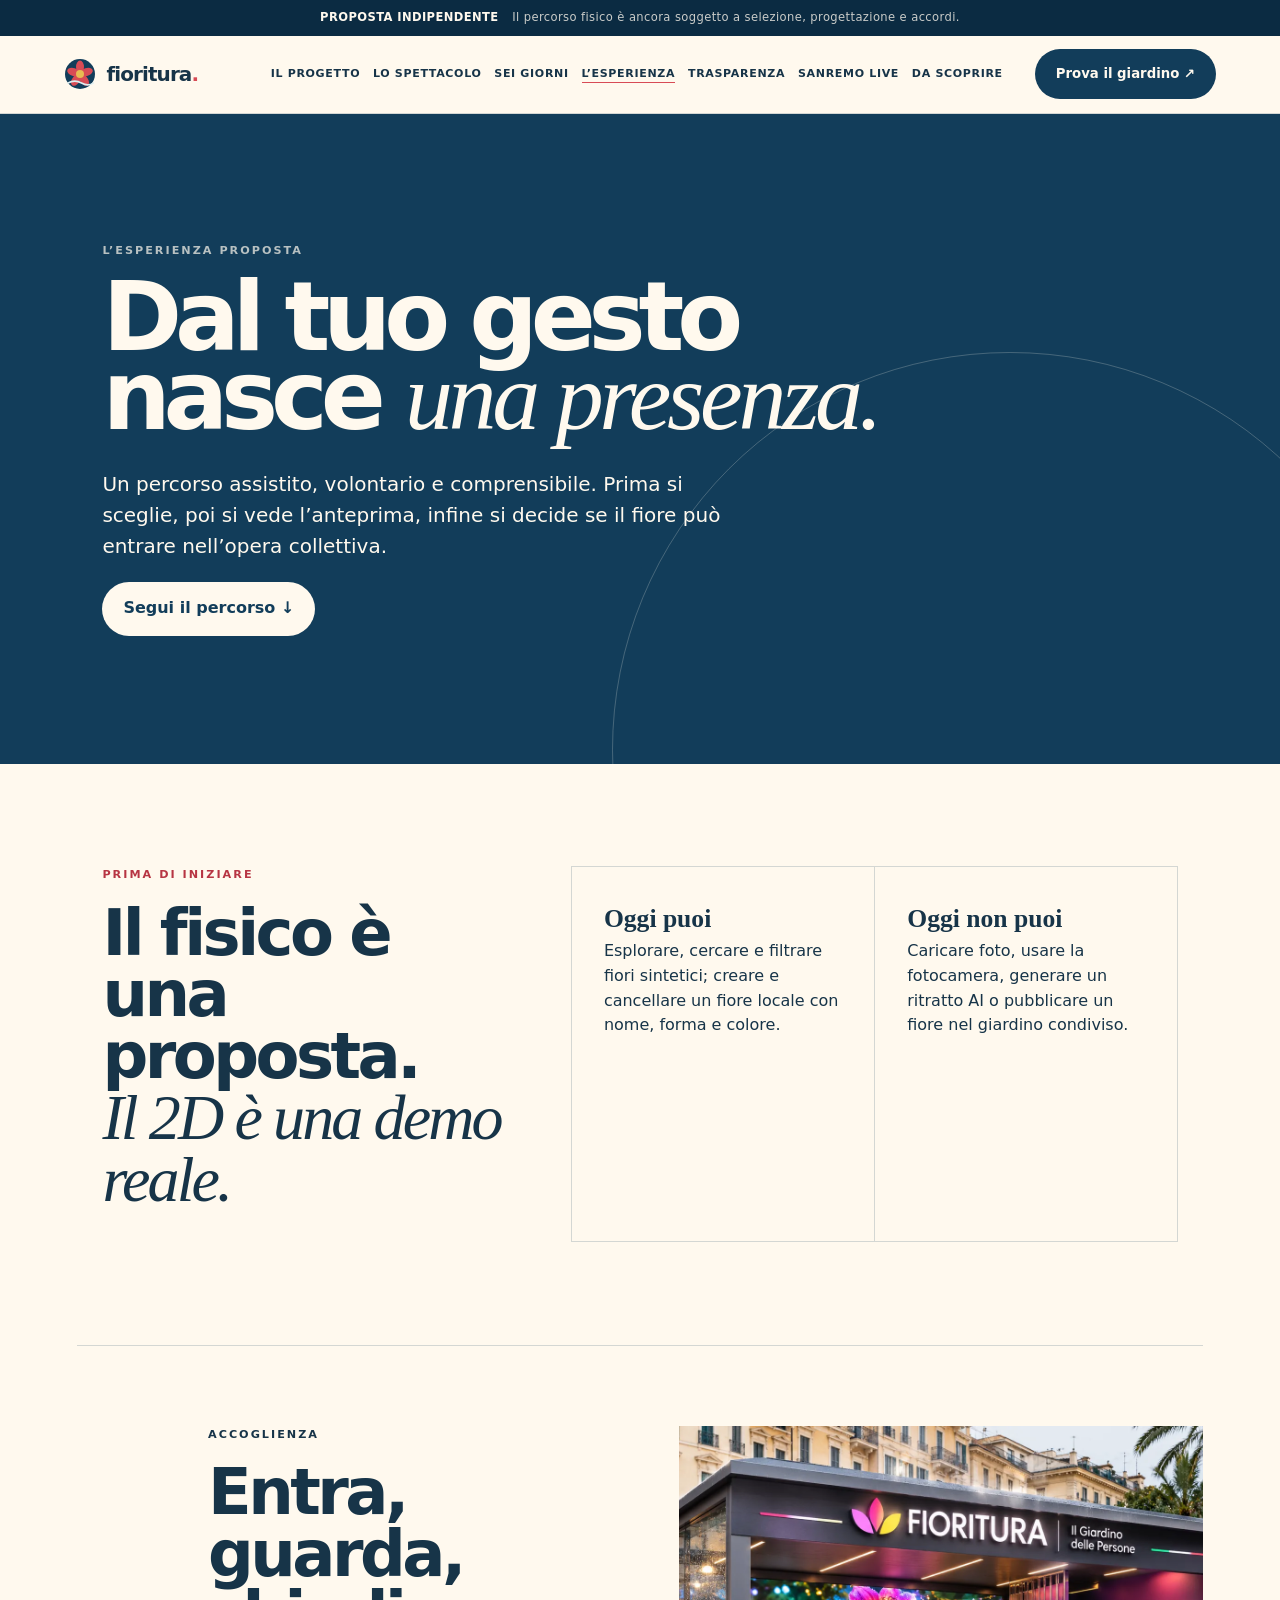
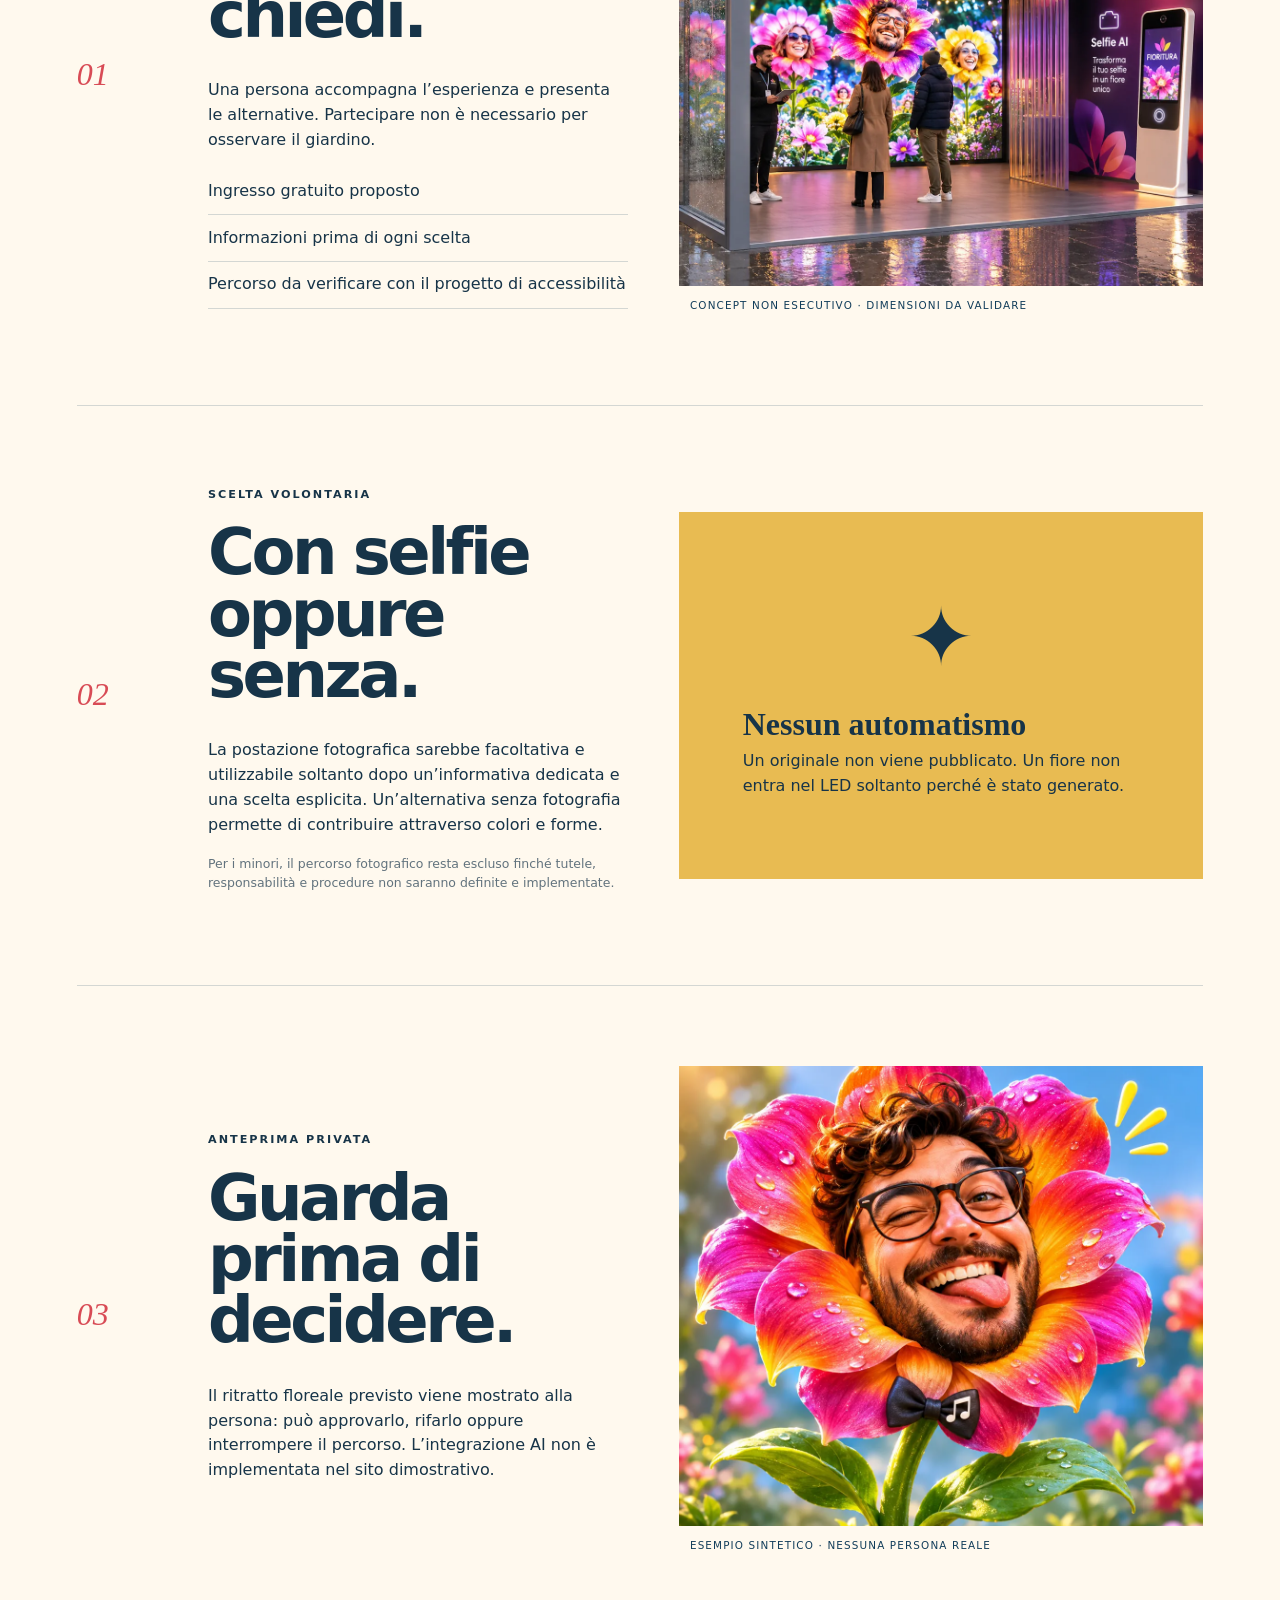
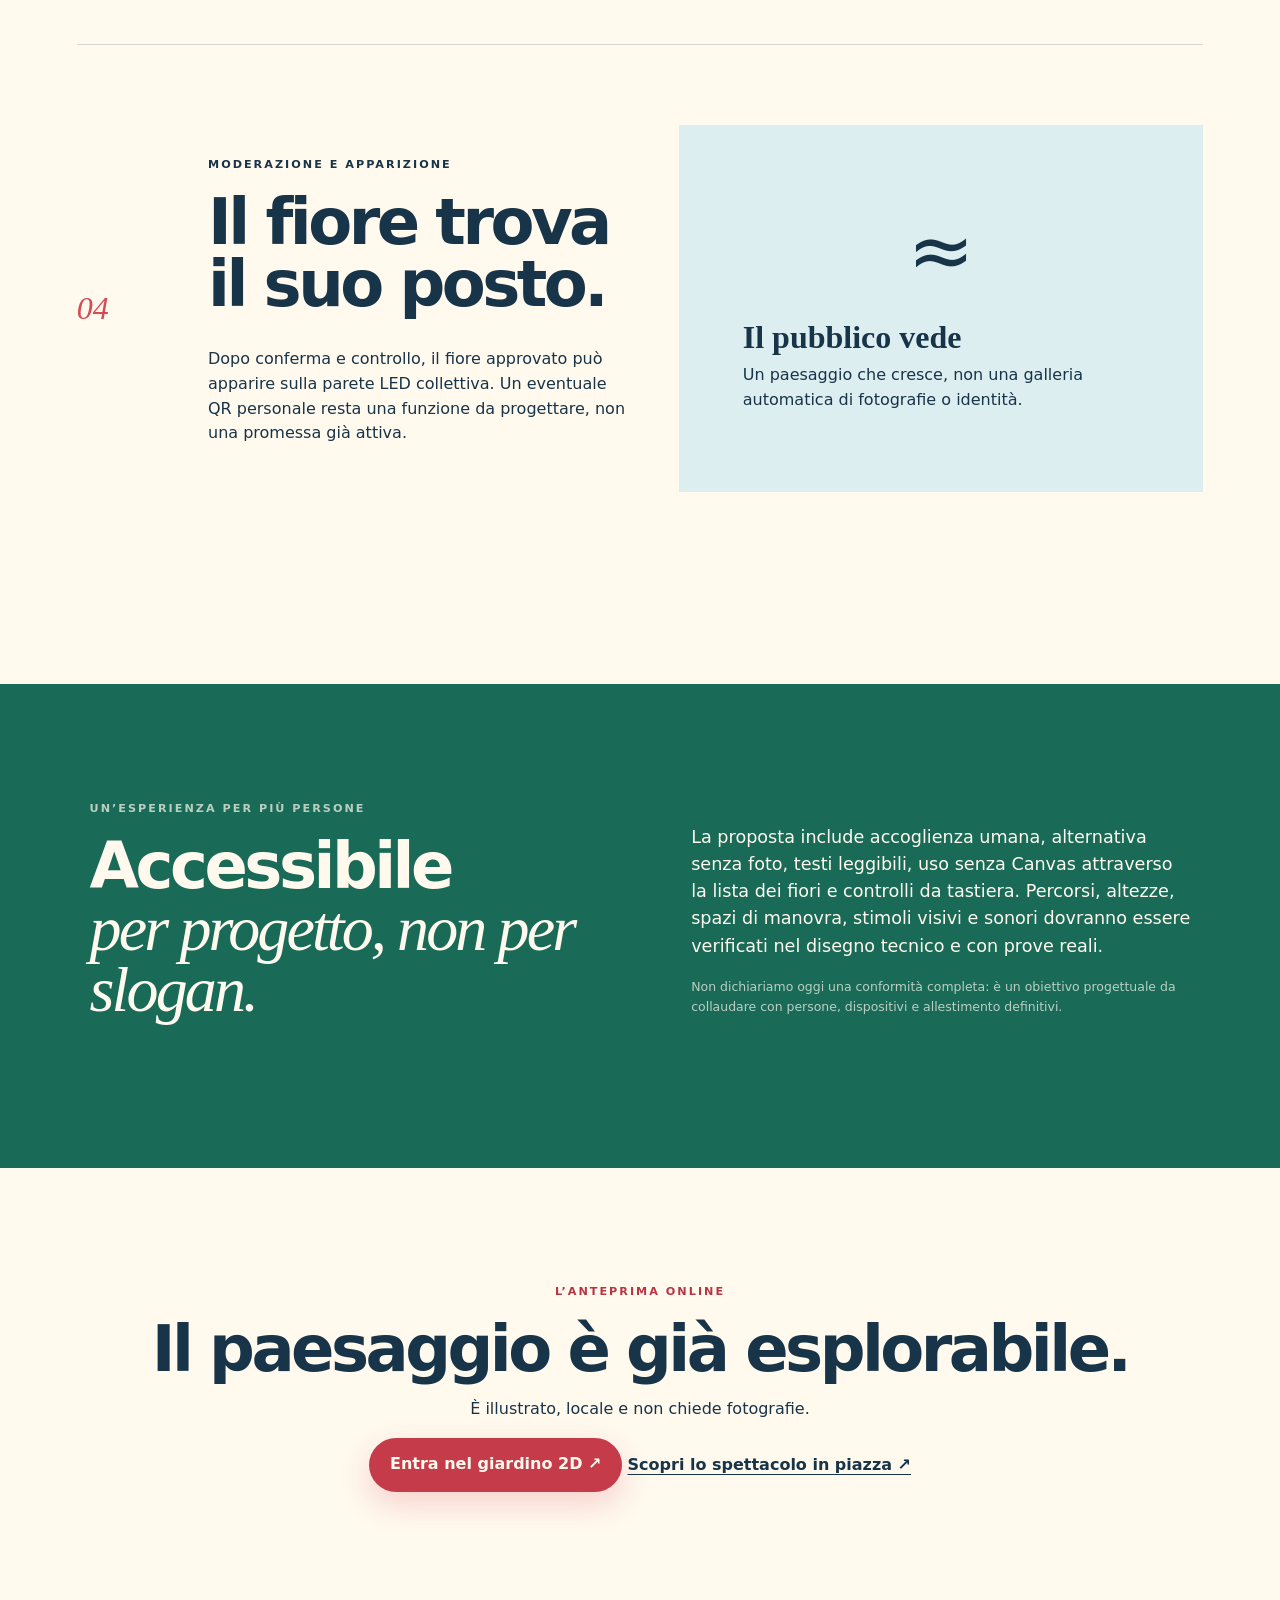
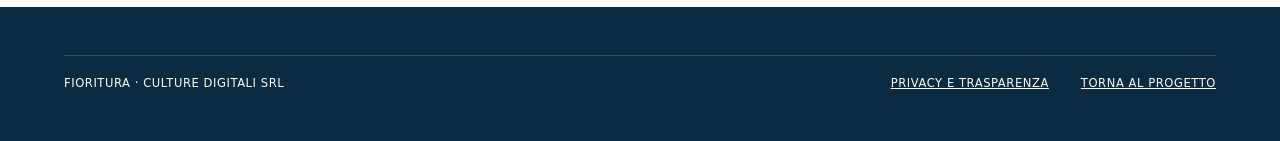
<file: esperienza.html>
<!doctype html>
<html lang="it"><head><meta charset="utf-8"><meta name="viewport" content="width=device-width,initial-scale=1,viewport-fit=cover"><meta name="theme-color" content="#123d5a"><title>L’esperienza — FIORITURA</title><meta name="description" content="Il percorso proposto di FIORITURA, dalla scelta volontaria alla moderazione del fiore, e ciò che è già disponibile nell’anteprima online."><link rel="icon" href="./assets/mark.svg" type="image/svg+xml"><link rel="stylesheet" href="./css/style.css"><link rel="stylesheet" href="./css/territory.css"><script src="./js/site.js" defer></script></head>
<body><a class="skip-link" href="#contenuto">Vai al contenuto</a><div class="proposal-strip"><span>Proposta indipendente</span> Il percorso fisico è ancora soggetto a selezione, progettazione e accordi.</div>
<header class="site-header"><a class="brand" href="./"><img src="./assets/mark.svg" alt="" width="34" height="34"><span>fioritura<span class="brand-dot">.</span></span></a><nav class="desktop-links" aria-label="Navigazione principale"><a href="./#progetto">Il progetto</a><a href="./spettacolo.html">Lo spettacolo</a><a href="./#programma">Sei giorni</a><a aria-current="page" href="./esperienza.html">L’esperienza</a><a href="./privacy.html">Trasparenza</a><a href="./sanremo-live.html">Sanremo Live</a><a href="./sanremo-scoprire.html">Da scoprire</a></nav><a class="pill-link" href="./giardino.html">Prova il giardino ↗</a><details class="mobile-menu"><summary>Menu</summary><nav><a href="./">Home</a><a href="./#programma">Sei giorni</a><a href="./privacy.html">Trasparenza</a><a href="./giardino.html">Prova il giardino</a><a href="./sanremo-live.html">Sanremo Live</a><a href="./sanremo-scoprire.html">Sanremo da scoprire</a></nav></details></header>
<main id="contenuto" class="story-page">
  <section class="story-hero"><p class="section-kicker light">L’ESPERIENZA PROPOSTA</p><h1>Dal tuo gesto<br>nasce <em>una presenza.</em></h1><p>Un percorso assistito, volontario e comprensibile. Prima si sceglie, poi si vede l’anteprima, infine si decide se il fiore può entrare nell’opera collettiva.</p><a class="button-ivory" href="#percorso">Segui il percorso ↓</a></section>
  <section class="truth-panel" aria-labelledby="truth-title"><div><p class="section-kicker">PRIMA DI INIZIARE</p><h2 id="truth-title">Il fisico è una proposta.<br><em>Il 2D è una demo reale.</em></h2></div><div class="truth-grid"><article><strong>Oggi puoi</strong><p>Esplorare, cercare e filtrare fiori sintetici; creare e cancellare un fiore locale con nome, forma e colore.</p></article><article><strong>Oggi non puoi</strong><p>Caricare foto, usare la fotocamera, generare un ritratto AI o pubblicare un fiore nel giardino condiviso.</p></article></div></section>
  <section class="story-steps" id="percorso" aria-label="Percorso fisico proposto">
    <article><div class="story-number">01</div><div><p class="card-label">ACCOGLIENZA</p><h2>Entra, guarda, chiedi.</h2><p>Una persona accompagna l’esperienza e presenta le alternative. Partecipare non è necessario per osservare il giardino.</p><ul class="plain-list"><li>Ingresso gratuito proposto</li><li>Informazioni prima di ogni scelta</li><li>Percorso da verificare con il progetto di accessibilità</li></ul></div><figure><img src="./assets/pavilion.webp" alt="Rendering sintetico e preliminare dello spazio FIORITURA" loading="lazy" width="900" height="600"><figcaption>Concept non esecutivo · dimensioni da validare</figcaption></figure></article>
    <article><div class="story-number">02</div><div><p class="card-label">SCELTA VOLONTARIA</p><h2>Con selfie oppure senza.</h2><p>La postazione fotografica sarebbe facoltativa e utilizzabile soltanto dopo un’informativa dedicata e una scelta esplicita. Un’alternativa senza fotografia permette di contribuire attraverso colori e forme.</p><p class="fine-print">Per i minori, il percorso fotografico resta escluso finché tutele, responsabilità e procedure non saranno definite e implementate.</p></div><div class="botanical-card"><span aria-hidden="true">✦</span><strong>Nessun automatismo</strong><p>Un originale non viene pubblicato. Un fiore non entra nel LED soltanto perché è stato generato.</p></div></article>
    <article><div class="story-number">03</div><div><p class="card-label">ANTEPRIMA PRIVATA</p><h2>Guarda prima di decidere.</h2><p>Il ritratto floreale previsto viene mostrato alla persona: può approvarlo, rifarlo oppure interrompere il percorso. L’integrazione AI non è implementata nel sito dimostrativo.</p></div><figure class="portrait-frame"><img src="./assets/avatar-sole.webp" alt="Esempio sintetico di ritratto floreale, non riferito a una partecipante reale" loading="lazy" width="850" height="900"><figcaption>Esempio sintetico · nessuna persona reale</figcaption></figure></article>
    <article><div class="story-number">04</div><div><p class="card-label">MODERAZIONE E APPARIZIONE</p><h2>Il fiore trova il suo posto.</h2><p>Dopo conferma e controllo, il fiore approvato può apparire sulla parete LED collettiva. Un eventuale QR personale resta una funzione da progettare, non una promessa già attiva.</p></div><div class="botanical-card sea"><span aria-hidden="true">≈</span><strong>Il pubblico vede</strong><p>Un paesaggio che cresce, non una galleria automatica di fotografie o identità.</p></div></article>
  </section>
  <section class="accessibility-section"><div><p class="section-kicker light">UN’ESPERIENZA PER PIÙ PERSONE</p><h2>Accessibile<br><em>per progetto, non per slogan.</em></h2></div><div><p>La proposta include accoglienza umana, alternativa senza foto, testi leggibili, uso senza Canvas attraverso la lista dei fiori e controlli da tastiera. Percorsi, altezze, spazi di manovra, stimoli visivi e sonori dovranno essere verificati nel disegno tecnico e con prove reali.</p><p class="fine-print light">Non dichiariamo oggi una conformità completa: è un obiettivo progettuale da collaudare con persone, dispositivi e allestimento definitivi.</p></div></section>
  <section class="experience-cta"><p class="section-kicker">L’ANTEPRIMA ONLINE</p><h2>Il paesaggio è già esplorabile.</h2><p>È illustrato, locale e non chiede fotografie.</p><a class="button-coral" href="./giardino.html">Entra nel giardino 2D ↗</a> <a class="text-link" href="./spettacolo.html">Scopri lo spettacolo in piazza ↗</a></section>
</main><footer class="site-footer"><div class="footer-bottom"><span>FIORITURA · Culture Digitali Srl</span><a href="./privacy.html">Privacy e trasparenza</a><a href="./">Torna al progetto</a></div></footer></body></html>
</file>
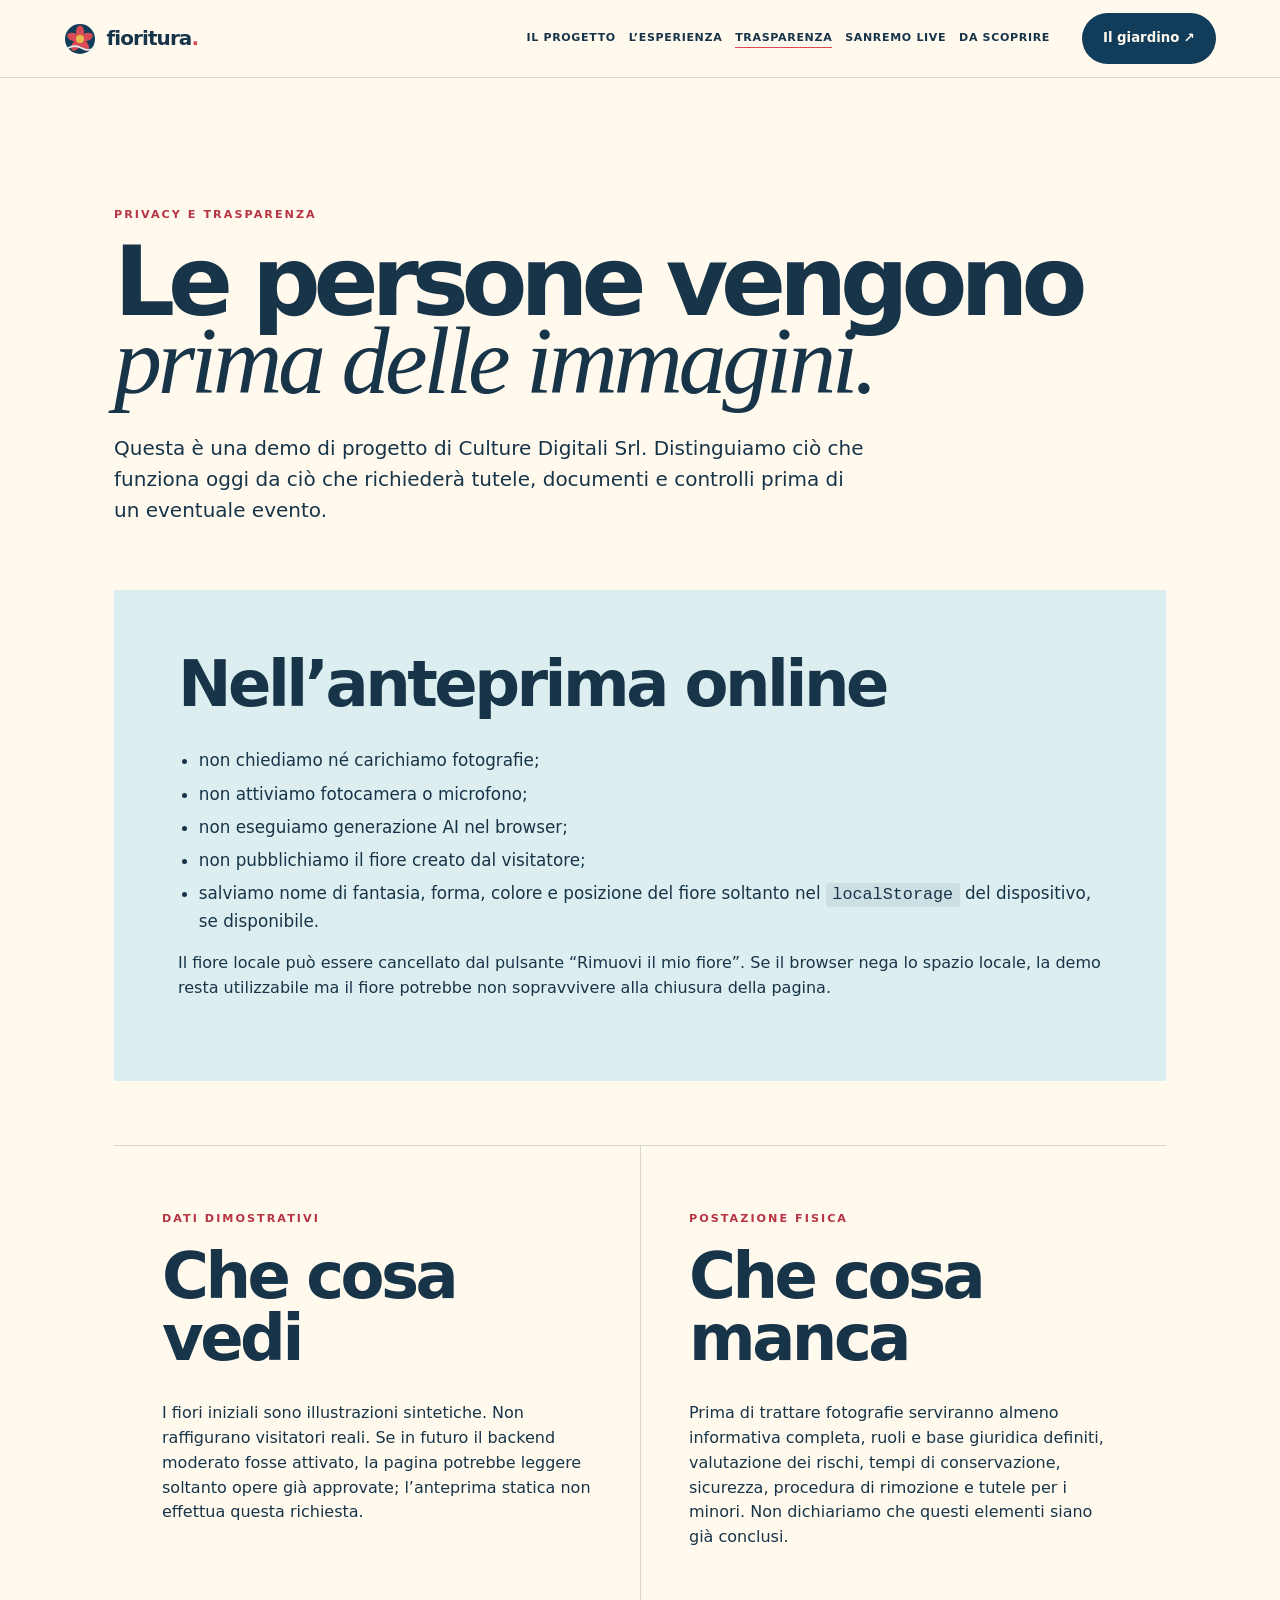
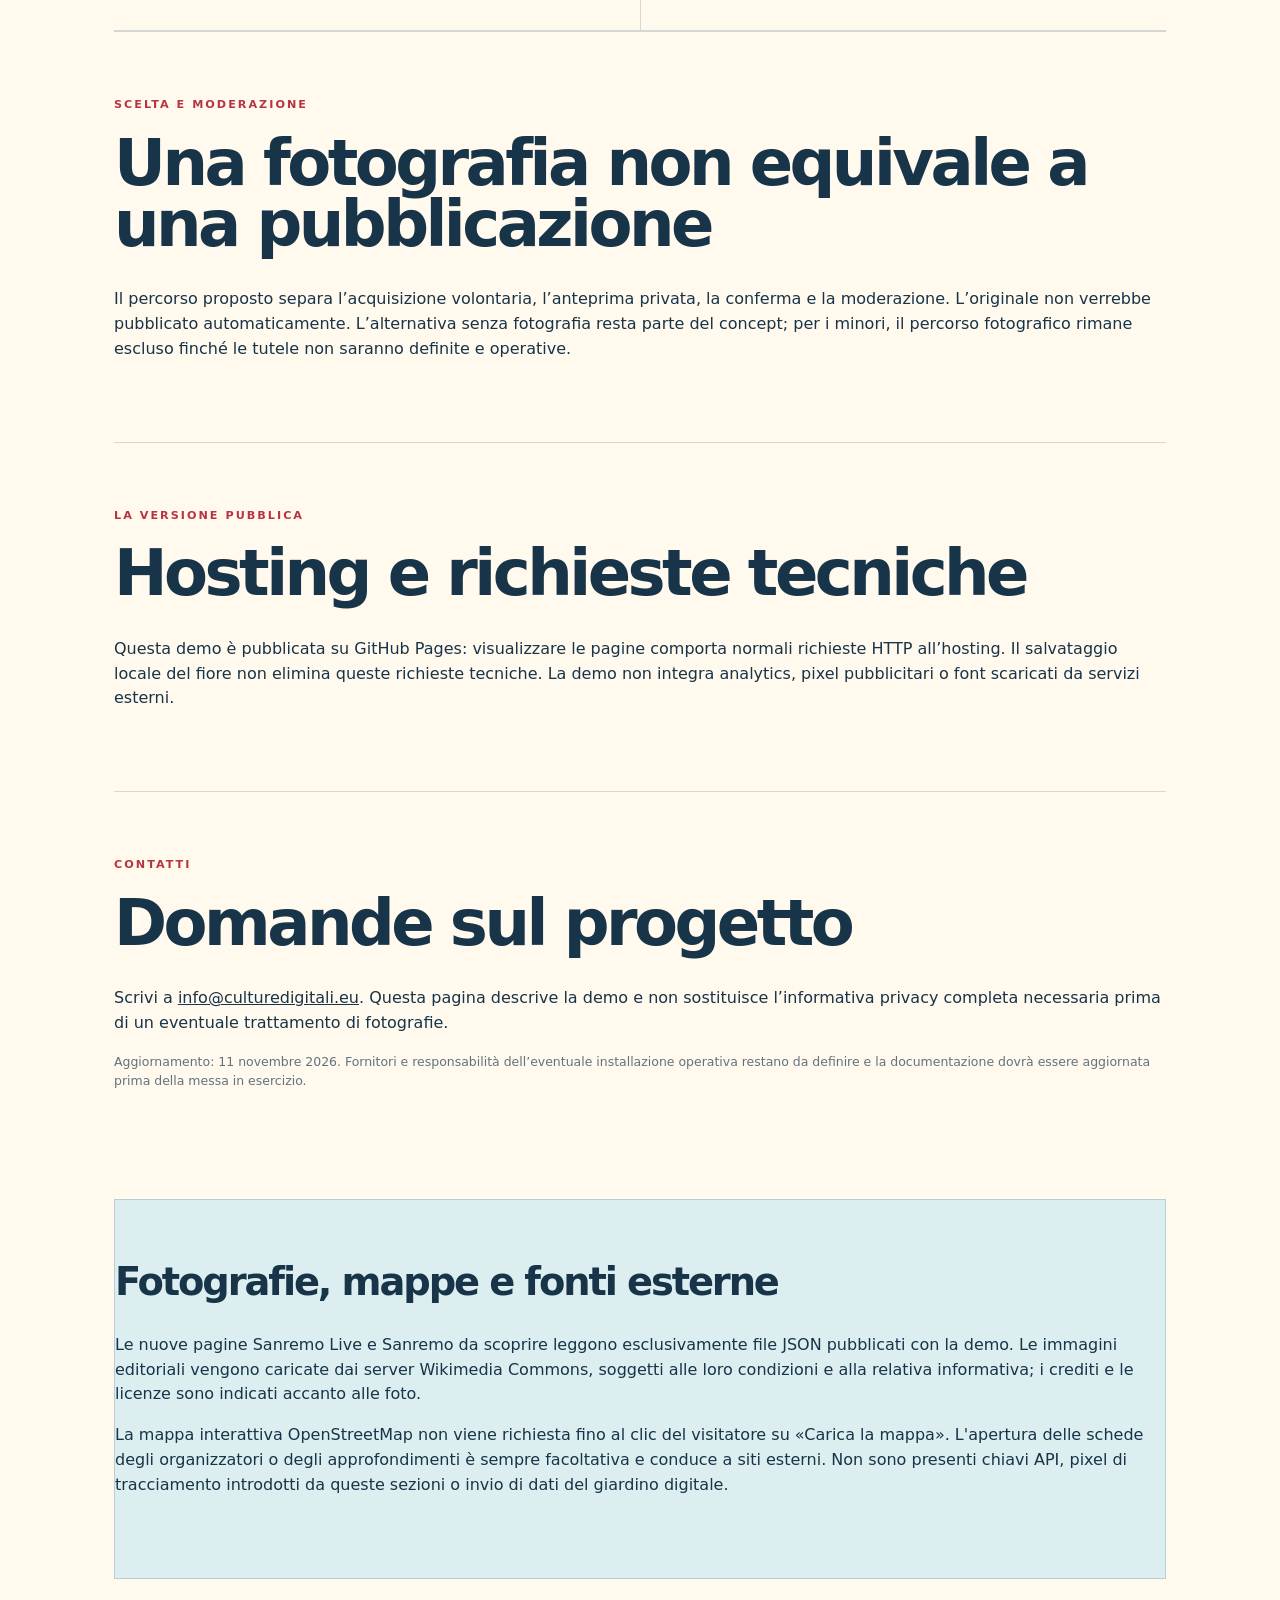
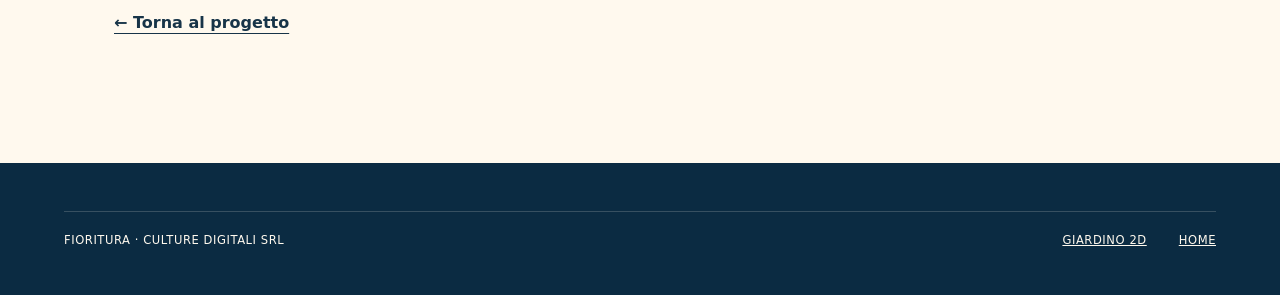
<file: privacy.html>
<!doctype html>
<html lang="it"><head><meta charset="utf-8"><meta name="viewport" content="width=device-width,initial-scale=1,viewport-fit=cover"><meta name="theme-color" content="#fff9ee"><title>Privacy e trasparenza — FIORITURA</title><meta name="description" content="Cosa fa e cosa non fa l’anteprima FIORITURA, quali dati restano locali e quali tutele sono ancora da definire per la futura esperienza fisica."><link rel="icon" href="./assets/mark.svg" type="image/svg+xml"><link rel="stylesheet" href="./css/style.css"><link rel="stylesheet" href="./css/territory.css"></head>
<body><a class="skip-link" href="#contenuto">Vai al contenuto</a><header class="site-header"><a class="brand" href="./"><img src="./assets/mark.svg" alt="" width="34" height="34"><span>fioritura<span class="brand-dot">.</span></span></a><nav class="desktop-links" aria-label="Navigazione principale"><a href="./">Il progetto</a><a href="./esperienza.html">L’esperienza</a><a aria-current="page" href="./privacy.html">Trasparenza</a><a href="./sanremo-live.html">Sanremo Live</a><a href="./sanremo-scoprire.html">Da scoprire</a></nav><a class="pill-link" href="./giardino.html">Il giardino ↗</a><details class="mobile-menu"><summary>Menu</summary><nav><a href="./">Home</a><a href="./esperienza.html">L’esperienza</a><a href="./giardino.html">Il giardino</a><a href="./sanremo-live.html">Sanremo Live</a><a href="./sanremo-scoprire.html">Sanremo da scoprire</a></nav></details></header>
<main id="contenuto" class="legal-page"><p class="section-kicker">PRIVACY E TRASPARENZA</p><h1>Le persone vengono<br><em>prima delle immagini.</em></h1><p class="legal-lead">Questa è una demo di progetto di Culture Digitali Srl. Distinguiamo ciò che funziona oggi da ciò che richiederà tutele, documenti e controlli prima di un eventuale evento.</p>
  <section class="legal-highlight"><h2>Nell’anteprima online</h2><ul><li>non chiediamo né carichiamo fotografie;</li><li>non attiviamo fotocamera o microfono;</li><li>non eseguiamo generazione AI nel browser;</li><li>non pubblichiamo il fiore creato dal visitatore;</li><li>salviamo nome di fantasia, forma, colore e posizione del fiore soltanto nel <code>localStorage</code> del dispositivo, se disponibile.</li></ul><p>Il fiore locale può essere cancellato dal pulsante “Rimuovi il mio fiore”. Se il browser nega lo spazio locale, la demo resta utilizzabile ma il fiore potrebbe non sopravvivere alla chiusura della pagina.</p></section>
  <div class="legal-columns"><section><p class="section-kicker">DATI DIMOSTRATIVI</p><h2>Che cosa vedi</h2><p>I fiori iniziali sono illustrazioni sintetiche. Non raffigurano visitatori reali. Se in futuro il backend moderato fosse attivato, la pagina potrebbe leggere soltanto opere già approvate; l’anteprima statica non effettua questa richiesta.</p></section><section><p class="section-kicker">POSTAZIONE FISICA</p><h2>Che cosa manca</h2><p>Prima di trattare fotografie serviranno almeno informativa completa, ruoli e base giuridica definiti, valutazione dei rischi, tempi di conservazione, sicurezza, procedura di rimozione e tutele per i minori. Non dichiariamo che questi elementi siano già conclusi.</p></section></div>
  <section><p class="section-kicker">SCELTA E MODERAZIONE</p><h2>Una fotografia non equivale a una pubblicazione</h2><p>Il percorso proposto separa l’acquisizione volontaria, l’anteprima privata, la conferma e la moderazione. L’originale non verrebbe pubblicato automaticamente. L’alternativa senza fotografia resta parte del concept; per i minori, il percorso fotografico rimane escluso finché le tutele non saranno definite e operative.</p></section>
  <section><p class="section-kicker">LA VERSIONE PUBBLICA</p><h2>Hosting e richieste tecniche</h2><p>Questa demo è pubblicata su GitHub Pages: visualizzare le pagine comporta normali richieste HTTP all’hosting. Il salvataggio locale del fiore non elimina queste richieste tecniche. La demo non integra analytics, pixel pubblicitari o font scaricati da servizi esterni.</p></section>
  <section><p class="section-kicker">CONTATTI</p><h2>Domande sul progetto</h2><p>Scrivi a <a href="mailto:info@culturedigitali.eu">info@culturedigitali.eu</a>. Questa pagina descrive la demo e non sostituisce l’informativa privacy completa necessaria prima di un eventuale trattamento di fotografie.</p><p class="fine-print">Aggiornamento: 11 novembre 2026. Fornitori e responsabilità dell’eventuale installazione operativa restano da definire e la documentazione dovrà essere aggiornata prima della messa in esercizio.</p></section>
  <section class="territory-privacy-note" aria-labelledby="external-media-title"><h2 id="external-media-title">Fotografie, mappe e fonti esterne</h2><p>Le nuove pagine Sanremo Live e Sanremo da scoprire leggono esclusivamente file JSON pubblicati con la demo. Le immagini editoriali vengono caricate dai server Wikimedia Commons, soggetti alle loro condizioni e alla relativa informativa; i crediti e le licenze sono indicati accanto alle foto.</p><p>La mappa interattiva OpenStreetMap non viene richiesta fino al clic del visitatore su «Carica la mappa». L'apertura delle schede degli organizzatori o degli approfondimenti è sempre facoltativa e conduce a siti esterni. Non sono presenti chiavi API, pixel di tracciamento introdotti da queste sezioni o invio di dati del giardino digitale.</p></section><a class="text-link" href="./">← Torna al progetto</a>
</main><footer class="site-footer"><div class="footer-bottom"><span>FIORITURA · Culture Digitali Srl</span><a href="./giardino.html">Giardino 2D</a><a href="./">Home</a></div></footer></body></html>
</file>
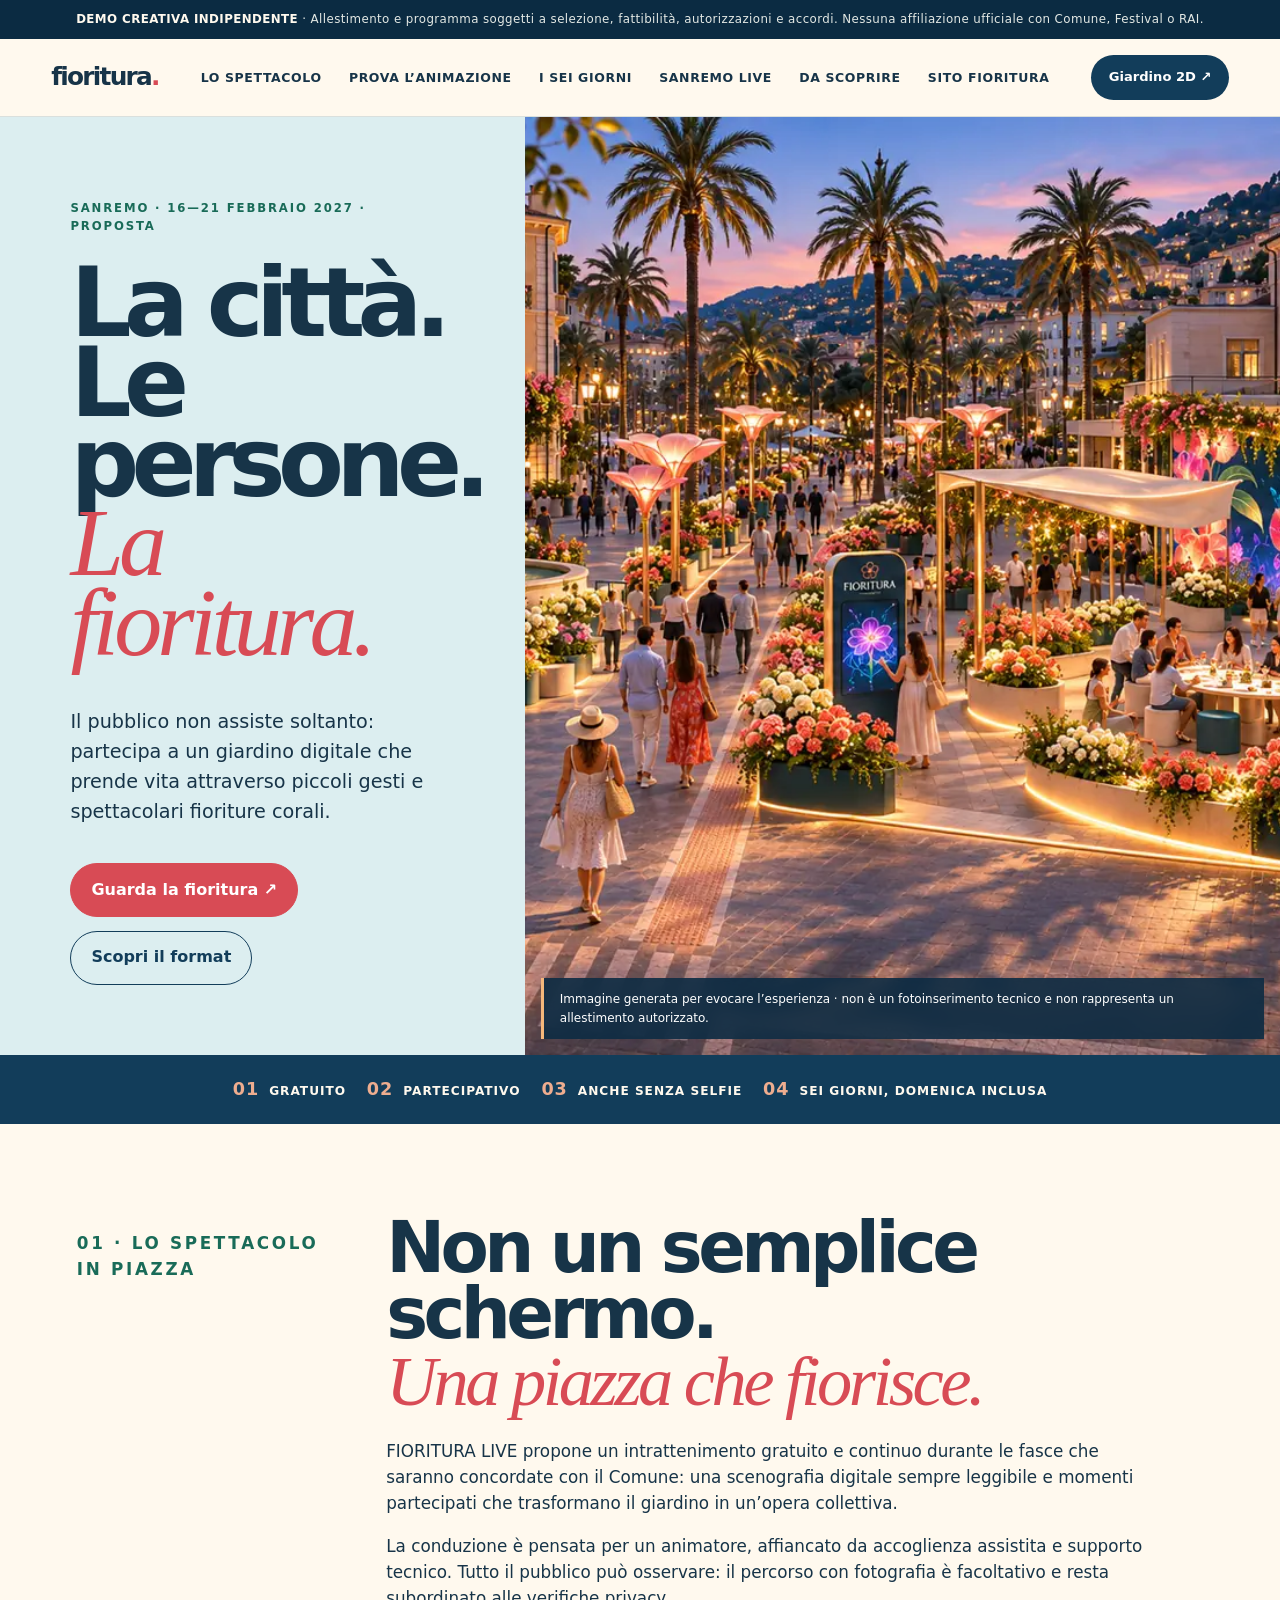
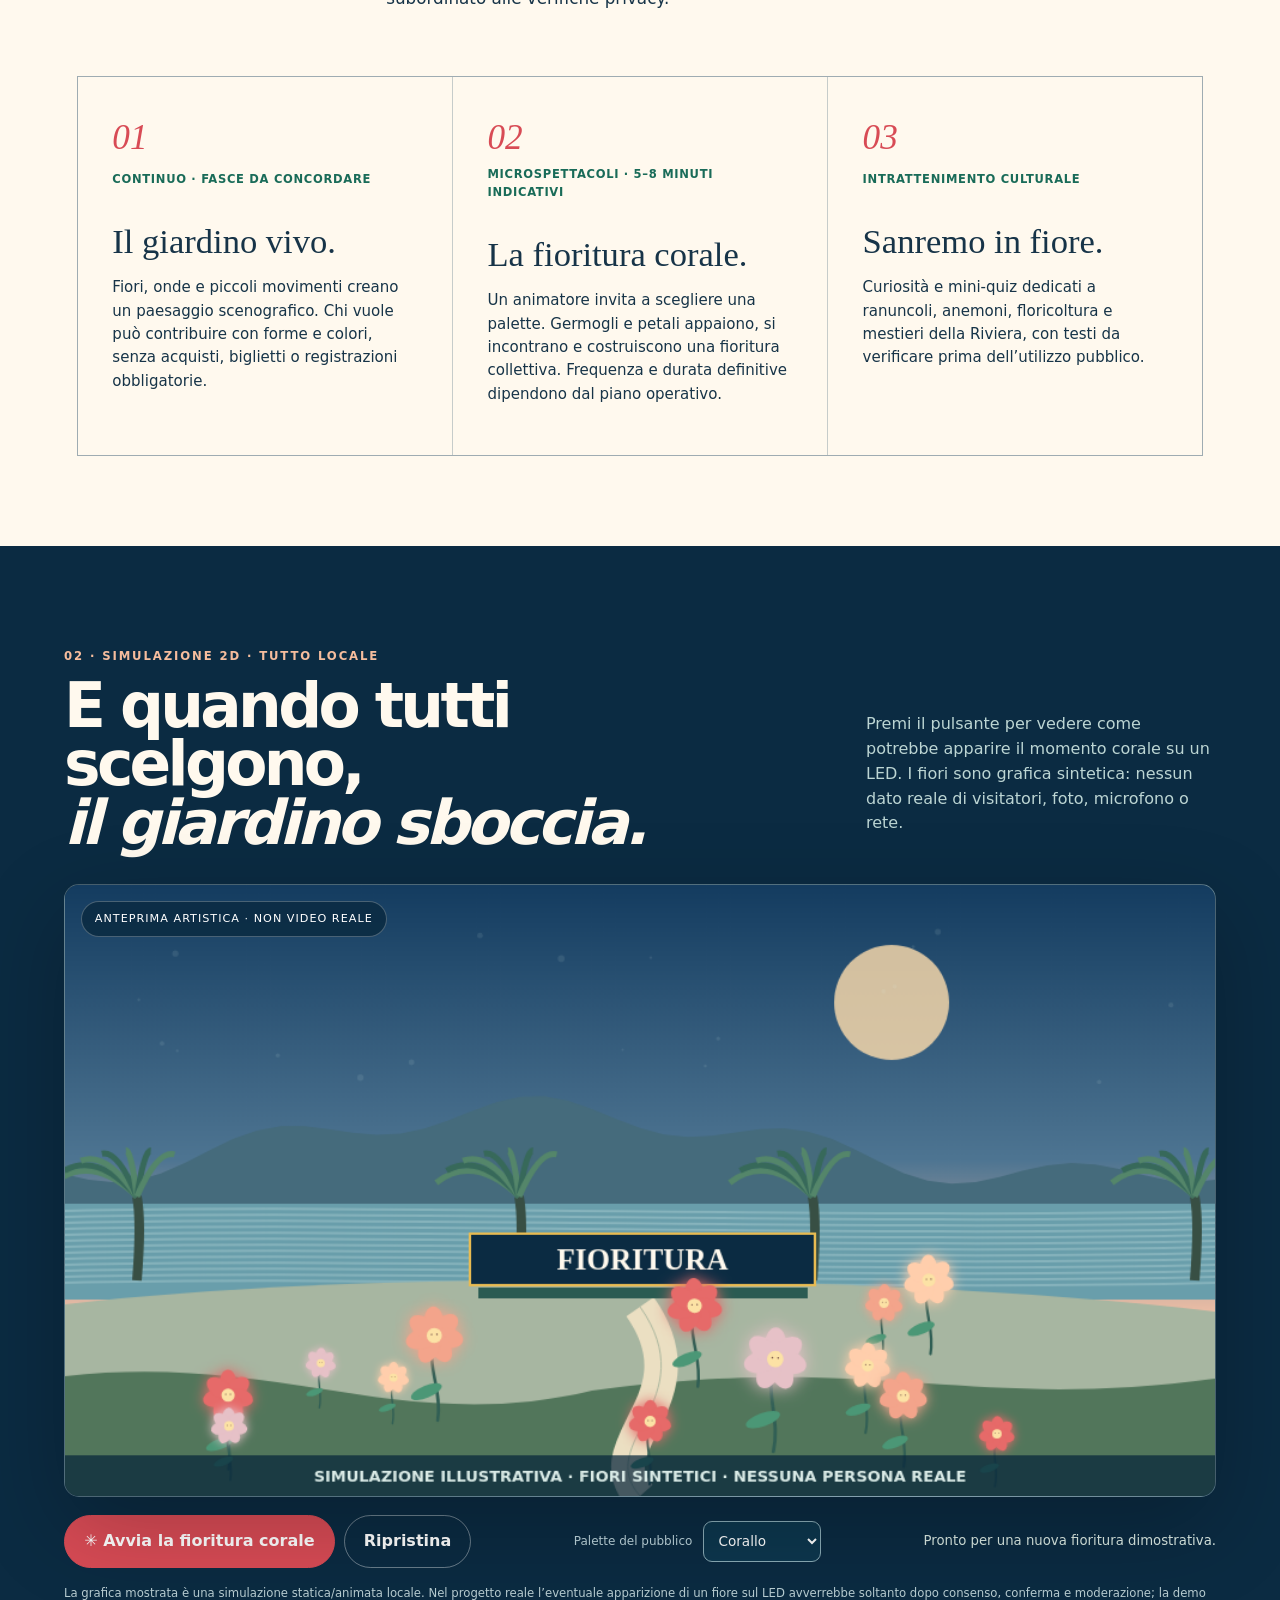
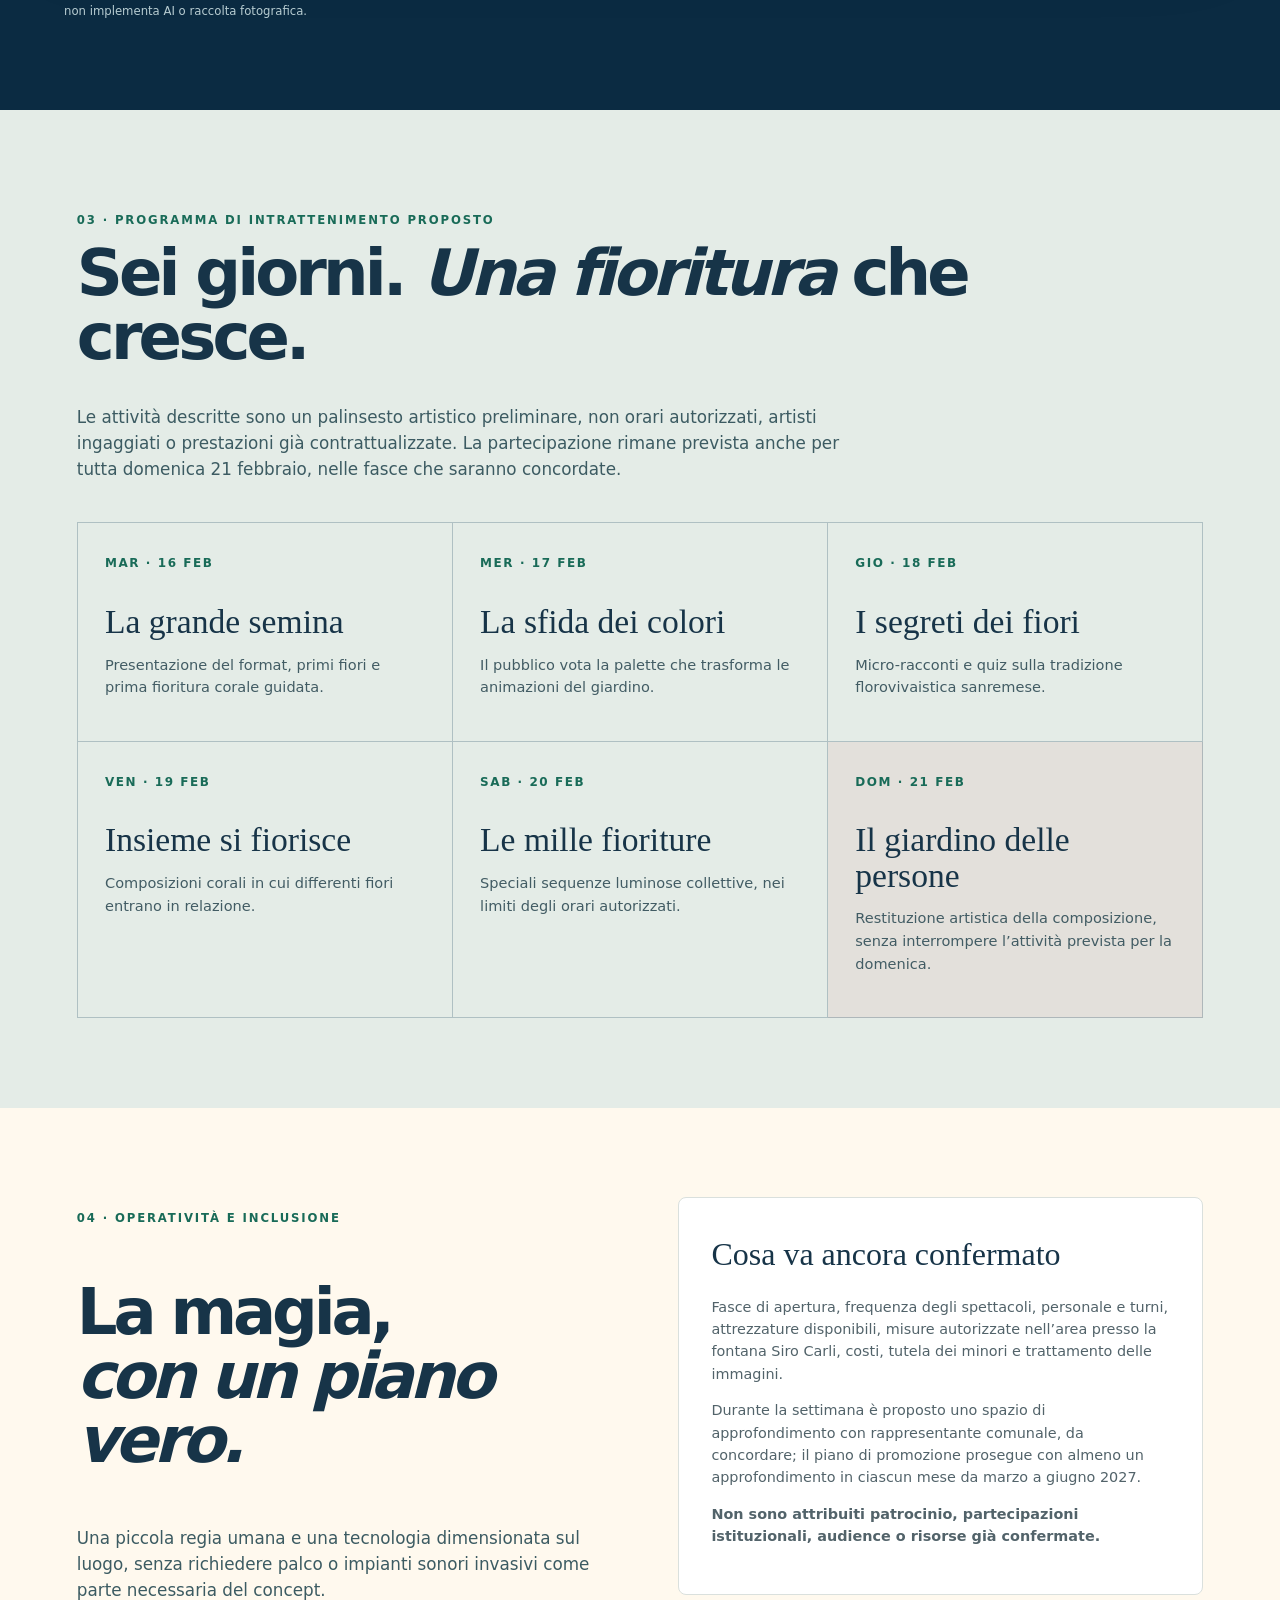
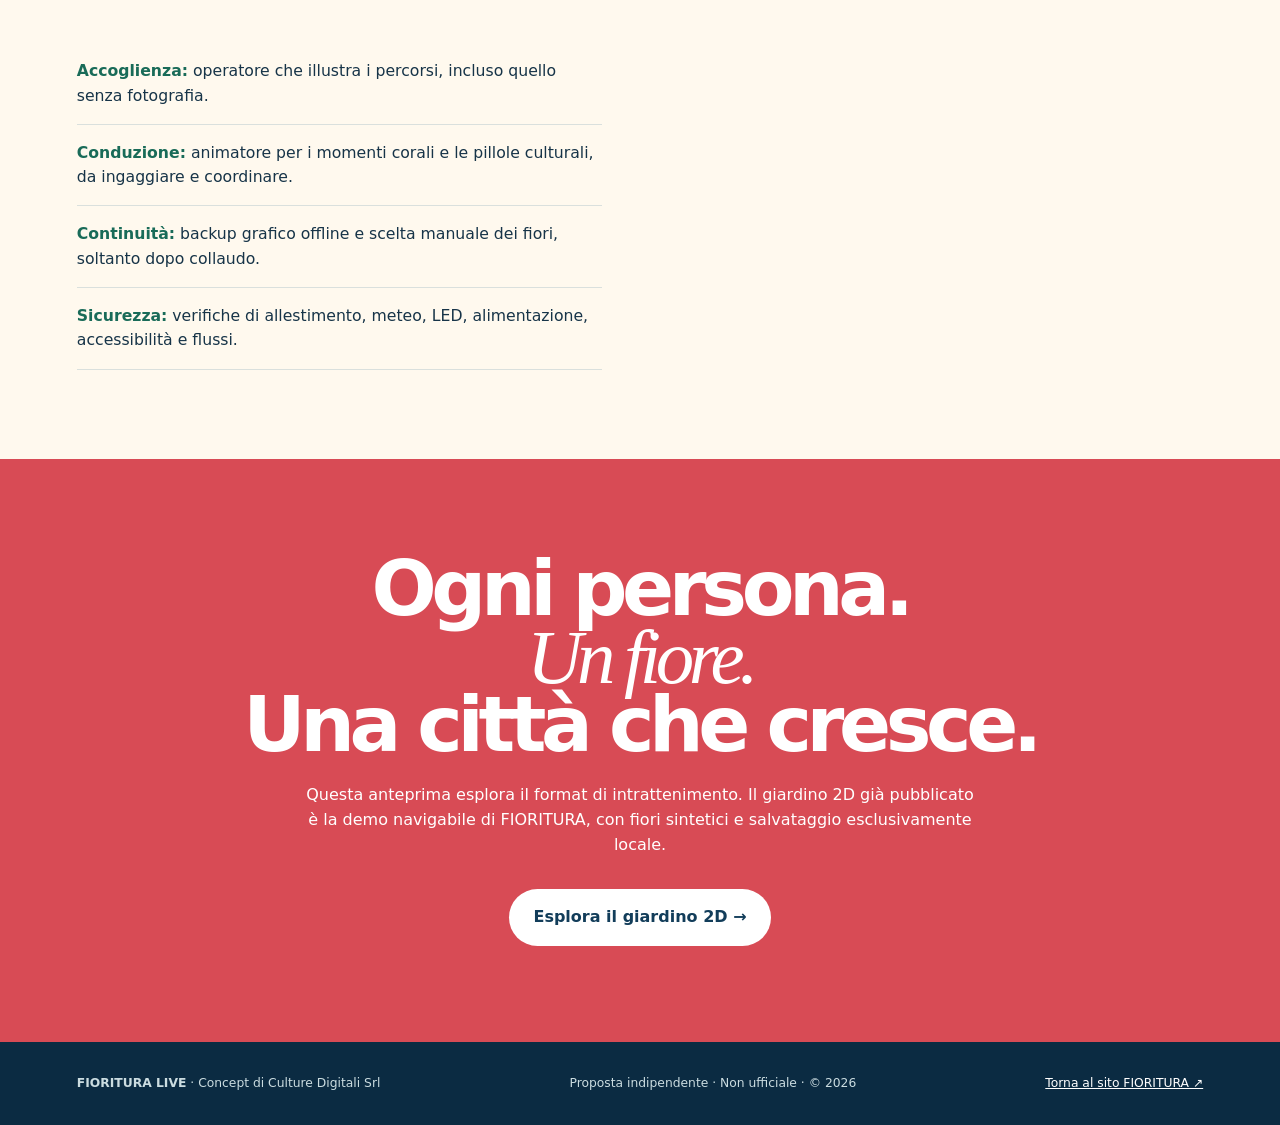
<file: spettacolo.html>
<!doctype html>
<html lang="it">
<head>
<meta charset="utf-8"><meta name="viewport" content="width=device-width, initial-scale=1"><meta name="theme-color" content="#123d5a">
<title>FIORITURA LIVE — Lo spettacolo in piazza | Anteprima</title>
<link rel="icon" href="./assets/mark.svg" type="image/svg+xml">
<meta name="description" content="Anteprima interattiva di FIORITURA LIVE: un giardino collettivo e spettacoli di fioritura gratuita, proposta indipendente per Sanremo 2027.">
<style>
:root{--sea:#123d5a;--deep:#0b2b42;--palm:#196b58;--coral:#d84b55;--ivory:#fff9ee;--sky:#dceef0;--gold:#e8bb52;--ink:#173448;--line:#dae0dd;--serif:Georgia,'Times New Roman',serif;--sans:Inter,ui-sans-serif,system-ui,-apple-system,'Segoe UI',sans-serif}
*{box-sizing:border-box}html{scroll-behavior:smooth}body{margin:0;background:var(--ivory);color:var(--ink);font-family:var(--sans);line-height:1.55}a{color:inherit}img{max-width:100%;height:auto;display:block}button{font:inherit;cursor:pointer}button:focus-visible,a:focus-visible{outline:3px solid var(--gold);outline-offset:3px}.skip{position:absolute;left:-100vw;top:0;background:white;padding:1rem;z-index:100}.skip:focus{left:0}
.proposal{background:#0b2b42;color:#e4e9e5;font-size:.74rem;letter-spacing:.035em;text-align:center;padding:.65rem 1rem}.proposal b{color:#fff9ee}
nav{display:flex;align-items:center;justify-content:space-between;padding:1rem clamp(1.1rem,4vw,4.5rem);background:rgba(255,249,238,.98);border-bottom:1px solid var(--line);gap:1rem}.brand{font-size:1.55rem;font-weight:870;letter-spacing:-.07em;text-decoration:none}.brand .dot{color:var(--coral)}.navlinks{display:flex;gap:1.7rem;align-items:center;font-size:.78rem;text-transform:uppercase;font-weight:800;letter-spacing:.05em}.navlinks a{text-decoration:none}.navlinks a:hover{text-decoration:underline}.pill{border-radius:50px;padding:.76rem 1.08rem;background:var(--sea);color:white;text-decoration:none;font-weight:800;font-size:.82rem}
.hero{display:grid;grid-template-columns:minmax(0,.82fr) minmax(0,1.18fr);min-height:76vh}.hero-left{background:var(--sky);display:flex;flex-direction:column;justify-content:center;padding:clamp(2.2rem,5.5vw,7rem) clamp(1.3rem,5.5vw,7rem)}.eyebrow,.kicker{font-size:.73rem;text-transform:uppercase;letter-spacing:.16em;font-weight:850;color:var(--palm)}.hero h1{font-size:clamp(3.5rem,7.5vw,8.4rem);letter-spacing:-.08em;line-height:.83;margin:1.1rem 0 1.6rem}.hero h1 em,.big h2 em,.live-heading em{font-family:var(--serif);font-weight:400;letter-spacing:-.05em;color:var(--coral)}.hero-lead{font-size:clamp(1.08rem,1.5vw,1.35rem);max-width:34rem}.hero-left .actions{display:flex;flex-wrap:wrap;gap:.85rem;margin-top:1.1rem}.primary,.secondary{border-radius:50px;border:1px solid var(--sea);padding:.85rem 1.25rem;font-weight:850;text-decoration:none}.primary{background:var(--coral);border-color:var(--coral);color:white}.secondary{background:transparent;color:var(--sea)}.hero-image{position:relative;background:var(--sea);min-height:460px;overflow:hidden}.hero-image img{width:100%;height:100%;object-fit:cover;object-position:center}.hero-image .image-label{position:absolute;bottom:1rem;right:1rem;left:1rem;padding:.75rem 1rem;color:white;background:rgba(11,43,66,.88);font-size:.75rem;backdrop-filter:blur(9px);border-left:3px solid #f5b77b}
.ribbon{display:flex;justify-content:center;flex-wrap:wrap;gap:1.3rem;background:var(--sea);color:var(--ivory);padding:1.3rem}.ribbon span{font-size:.76rem;font-weight:800;text-transform:uppercase;letter-spacing:.08em}.ribbon b{color:#eead8f;font-size:1.1rem;padding-right:.3rem}
.section{padding:clamp(4rem,7vw,8rem) clamp(1.2rem,6vw,7rem);max-width:1600px;margin:auto}.big{display:grid;grid-template-columns:.32fr 1fr;gap:3rem;align-items:start}.big h2,.live-heading{font-size:clamp(2.65rem,5.5vw,6.3rem);line-height:.94;letter-spacing:-.065em;margin:.1rem 0 1.5rem}.big p{font-size:1.05rem;max-width:760px}.section-sub{font-size:1.05rem;color:#3c5b62;max-width:770px;margin-bottom:2.5rem}
.acts{display:grid;grid-template-columns:repeat(3,minmax(0,1fr));gap:1px;background:rgba(18,61,90,.24);border:1px solid rgba(18,61,90,.22);margin-top:3rem}.act{background:var(--ivory);padding:clamp(1.3rem,2.7vw,3rem);min-height:270px}.act-number{font-family:var(--serif);color:var(--coral);font-style:italic;font-size:2.2rem}.act h3{font-family:var(--serif);font-weight:400;font-size:clamp(1.65rem,2.7vw,2.4rem);line-height:1.1;margin:2rem 0 1rem}.act p{font-size:.94rem}.act-tag{display:inline-block;color:var(--palm);font-size:.72rem;letter-spacing:.06em;text-transform:uppercase;font-weight:800}
.stage{background:var(--deep);color:var(--ivory);padding:clamp(3rem,7vw,7rem) clamp(1.1rem,5vw,5rem)}.stage-wrap{max-width:1360px;margin:auto}.stage-head{display:flex;justify-content:space-between;gap:2rem;align-items:end;margin-bottom:2rem}.stage-head .kicker{color:#f6bd9d}.stage-head h2{font-size:clamp(2.4rem,4.8vw,5rem);line-height:.95;margin:0;letter-spacing:-.06em;max-width:700px}.stage-head p{max-width:350px;color:#bcd5d3}.stage-frame{border:1px solid rgba(255,249,238,.24);border-radius:15px;overflow:hidden;position:relative;background:radial-gradient(circle at 70% 10%,#668ca1 0%,#20485e 50%,#0b2b42 100%);box-shadow:0 30px 90px rgba(0,0,0,.23)}.stage-frame canvas{display:block;width:100%;height:auto;aspect-ratio:960/510}.stage-badge{position:absolute;top:1rem;left:1rem;background:rgba(11,43,66,.87);border:1px solid rgba(255,255,255,.25);font-size:.7rem;text-transform:uppercase;letter-spacing:.09em;padding:.5rem .8rem;border-radius:50px;color:#fff;pointer-events:none}.stage-bottom{display:flex;justify-content:space-between;gap:1.3rem;flex-wrap:wrap;align-items:center;padding-top:1.1rem}.controls{display:flex;align-items:center;gap:.55rem;flex-wrap:wrap}.play{background:var(--coral);color:white;border:1px solid var(--coral);font-weight:850;border-radius:50px;padding:.83rem 1.2rem}.reset{background:transparent;color:#fff;border:1px solid rgba(255,255,255,.38);border-radius:50px;padding:.83rem 1.2rem;font-weight:700}.palette{display:flex;align-items:center;gap:.65rem}.palette label{font-size:.75rem;color:#bdd4dc}.palette select{background:#0d374e;color:#fff;border:1px solid #8aabb6;border-radius:9px;padding:.67rem;font:inherit;font-size:.85rem;max-width:160px}.stage-status{color:#dbeae4;font-size:.83rem}.disclaimer{color:#b8cdd2;font-size:.73rem;margin:1rem 0 0}
.timeline{background:#e4ece7;padding:clamp(4rem,7vw,7rem) clamp(1.2rem,6vw,7rem)}.timeline .inner{max-width:1450px;margin:auto}.timeline h2{font-size:clamp(2.7rem,5vw,5rem);letter-spacing:-.06em;line-height:1;margin:0 0 2.2rem}.days{display:grid;grid-template-columns:repeat(3,1fr);border-left:1px solid rgba(18,61,90,.25);border-top:1px solid rgba(18,61,90,.25)}.day{padding:1.7rem;border-right:1px solid rgba(18,61,90,.25);border-bottom:1px solid rgba(18,61,90,.25)}.day small{font-size:.75rem;letter-spacing:.13em;font-weight:900;color:var(--palm)}.day h3{font-family:var(--serif);font-weight:400;font-size:2.1rem;margin:1.8rem 0 .5rem;line-height:1.05}.day p{font-size:.91rem;color:#425c64}.day:last-child{background:rgba(216,75,85,.08)}
.operations{display:grid;grid-template-columns:1fr 1fr;gap:clamp(2rem,6vw,8rem);align-items:start}.operations h2{font-size:clamp(2.8rem,5vw,5.5rem);letter-spacing:-.065em;line-height:1}.checks{margin:0;padding:0;list-style:none}.checks li{padding:1rem 0;border-bottom:1px solid var(--line);font-size:.98rem}.checks b{color:var(--palm)}.need{background:#fff;border:1px solid var(--line);padding:2rem;border-radius:8px}.need h3{font-family:var(--serif);font-size:2rem;font-weight:400;margin:0 0 1rem}.need p{font-size:.9rem;color:#52636a}
.cta{background:var(--coral);text-align:center;color:white;padding:6rem 1.2rem}.cta h2{font-size:clamp(3rem,6vw,7rem);letter-spacing:-.07em;line-height:.88;margin:0 auto 1.5rem;max-width:880px}.cta em{font-family:var(--serif);font-weight:400}.cta p{max-width:680px;margin:0 auto 2rem}.cta a{display:inline-block;padding:1rem 1.5rem;border-radius:50px;background:white;color:var(--sea);font-weight:900;text-decoration:none}footer{display:flex;flex-wrap:wrap;justify-content:space-between;gap:1rem;background:var(--deep);color:#cbdce0;padding:2rem clamp(1.3rem,6vw,6rem);font-size:.77rem}footer a{color:white}
@media(max-width:1000px){.hero{grid-template-columns:1fr 1fr}.hero-left{padding:3.5rem 2.4rem}.hero h1{font-size:clamp(3.6rem,7vw,5.5rem)}.stage-head{display:block}.stage-head p{max-width:700px}.stage-frame canvas{aspect-ratio:960/510}}@media(max-width:760px){.navlinks{display:none}.hero{display:flex;flex-direction:column}.hero-image{height:370px;min-height:370px}.hero-left{padding:3rem 1.25rem}.hero h1{font-size:4.3rem}.big{display:block}.acts{grid-template-columns:1fr}.act{min-height:0}.act h3{margin-top:1rem}.days{grid-template-columns:1fr 1fr}.operations{grid-template-columns:1fr}.stage-head h2{font-size:3.3rem}.stage-badge{top:.5rem;left:.5rem;font-size:.52rem}.stage-bottom{display:block}.stage-status{margin-top:1rem}}@media(max-width:440px){.hero h1{font-size:3.4rem}.stage-head h2{font-size:2.65rem}.days{grid-template-columns:1fr}.ribbon{gap:.6rem 1.2rem}.ribbon span{font-size:.65rem}.stage{padding:3.5rem .65rem}.stage-bottom{padding-inline:.5rem}.palette{margin-top:1rem}}
@media(prefers-reduced-motion:reduce){html{scroll-behavior:auto}}
nav .navlinks{flex-wrap:wrap;row-gap:.5rem}\n</style>
</head>
<body>
<a class="skip" href="#contenuto">Vai al contenuto</a>
<div class="proposal"><b>DEMO CREATIVA INDIPENDENTE</b> · Allestimento e programma soggetti a selezione, fattibilità, autorizzazioni e accordi. Nessuna affiliazione ufficiale con Comune, Festival o RAI.</div>
<nav aria-label="Navigazione"><a href="./" class="brand">fioritura<span class="dot">.</span></a><div class="navlinks"><a href="#spettacolo">Lo spettacolo</a><a href="#demo">Prova l’animazione</a><a href="#calendario">I sei giorni</a><a href="./sanremo-live.html">Sanremo Live</a><a href="./sanremo-scoprire.html">Da scoprire</a><a href="./">Sito FIORITURA</a></div><a class="pill" href="./giardino.html" rel="noopener">Giardino 2D ↗</a></nav>
<main id="contenuto">
<section class="hero" id="inizio"><div class="hero-left"><p class="eyebrow">SANREMO · 16—21 FEBBRAIO 2027 · PROPOSTA</p><h1>La città.<br>Le persone.<br><em>La fioritura.</em></h1><p class="hero-lead">Il pubblico non assiste soltanto: partecipa a un giardino digitale che prende vita attraverso piccoli gesti e spettacolari fioriture corali.</p><div class="actions"><a class="primary" href="#demo">Guarda la fioritura ↗</a><a class="secondary" href="#spettacolo">Scopri il format</a></div></div><div class="hero-image"><img src="[data-uri]" alt="Visualizzazione artistica ipotetica di un allestimento floreale serale in una piazza della Riviera, non corrispondente a un progetto esecutivo, a un ingombro approvato o a un luogo ricostruito fedelmente"><span class="image-label">Immagine generata per evocare l’esperienza · non è un fotoinserimento tecnico e non rappresenta un allestimento autorizzato.</span></div></section>
<div class="ribbon" aria-label="Caratteristiche del format"><span><b>01</b> Gratuito</span><span><b>02</b> Partecipativo</span><span><b>03</b> Anche senza selfie</span><span><b>04</b> Sei giorni, domenica inclusa</span></div>
<section class="section" id="spettacolo"><div class="big"><p class="kicker">01 · LO SPETTACOLO IN PIAZZA</p><div><h2>Non un semplice schermo.<br><em>Una piazza che fiorisce.</em></h2><p>FIORITURA LIVE propone un intrattenimento gratuito e continuo durante le fasce che saranno concordate con il Comune: una scenografia digitale sempre leggibile e momenti partecipati che trasformano il giardino in un’opera collettiva.</p><p>La conduzione è pensata per un animatore, affiancato da accoglienza assistita e supporto tecnico. Tutto il pubblico può osservare: il percorso con fotografia è facoltativo e resta subordinato alle verifiche privacy.</p></div></div><div class="acts"><article class="act"><div class="act-number">01</div><span class="act-tag">Continuo · fasce da concordare</span><h3>Il giardino vivo.</h3><p>Fiori, onde e piccoli movimenti creano un paesaggio scenografico. Chi vuole può contribuire con forme e colori, senza acquisti, biglietti o registrazioni obbligatorie.</p></article><article class="act"><div class="act-number">02</div><span class="act-tag">Microspettacoli · 5–8 minuti indicativi</span><h3>La fioritura corale.</h3><p>Un animatore invita a scegliere una palette. Germogli e petali appaiono, si incontrano e costruiscono una fioritura collettiva. Frequenza e durata definitive dipendono dal piano operativo.</p></article><article class="act"><div class="act-number">03</div><span class="act-tag">Intrattenimento culturale</span><h3>Sanremo in fiore.</h3><p>Curiosità e mini-quiz dedicati a ranuncoli, anemoni, floricoltura e mestieri della Riviera, con testi da verificare prima dell’utilizzo pubblico.</p></article></div></section>
<section class="stage" id="demo" aria-labelledby="demo-title"><div class="stage-wrap"><div class="stage-head"><div><p class="kicker">02 · SIMULAZIONE 2D · TUTTO LOCALE</p><h2 id="demo-title">E quando tutti scelgono,<br><em>il giardino sboccia.</em></h2></div><p>Premi il pulsante per vedere come potrebbe apparire il momento corale su un LED. I fiori sono grafica sintetica: nessun dato reale di visitatori, foto, microfono o rete.</p></div><div class="stage-frame"><canvas id="bloom" width="960" height="510" role="img" aria-label="Visualizzazione artistica 2D di una fioritura corale, con fiori sintetici, paesaggio ligure stilizzato e animazioni locali">Il browser non supporta il Canvas. L’esperienza proposta unisce le scelte cromatiche dei partecipanti in una fioritura collettiva.</canvas><div class="stage-badge">ANTEPRIMA ARTISTICA · NON VIDEO REALE</div></div><div class="stage-bottom"><div class="controls"><button type="button" id="play" class="play">✳ Avvia la fioritura corale</button><button type="button" id="reset" class="reset">Ripristina</button></div><div class="palette"><label for="color">Palette del pubblico</label><select id="color"><option value="rivieracoral">Corallo</option><option value="mare">Mare e lilla</option><option value="mimosa">Mimosa</option></select></div><p id="status" class="stage-status" role="status" aria-live="polite">Pronto per una nuova fioritura dimostrativa.</p></div><p class="disclaimer">La grafica mostrata è una simulazione statica/animata locale. Nel progetto reale l’eventuale apparizione di un fiore sul LED avverrebbe soltanto dopo consenso, conferma e moderazione; la demo non implementa AI o raccolta fotografica.</p></div></section>
<section class="timeline" id="calendario"><div class="inner"><p class="kicker">03 · PROGRAMMA DI INTRATTENIMENTO PROPOSTO</p><h2>Sei giorni. <em>Una fioritura</em> che cresce.</h2><p class="section-sub">Le attività descritte sono un palinsesto artistico preliminare, non orari autorizzati, artisti ingaggiati o prestazioni già contrattualizzate. La partecipazione rimane prevista anche per tutta domenica 21 febbraio, nelle fasce che saranno concordate.</p><div class="days"><article class="day"><small>MAR · 16 FEB</small><h3>La grande semina</h3><p>Presentazione del format, primi fiori e prima fioritura corale guidata.</p></article><article class="day"><small>MER · 17 FEB</small><h3>La sfida dei colori</h3><p>Il pubblico vota la palette che trasforma le animazioni del giardino.</p></article><article class="day"><small>GIO · 18 FEB</small><h3>I segreti dei fiori</h3><p>Micro-racconti e quiz sulla tradizione florovivaistica sanremese.</p></article><article class="day"><small>VEN · 19 FEB</small><h3>Insieme si fiorisce</h3><p>Composizioni corali in cui differenti fiori entrano in relazione.</p></article><article class="day"><small>SAB · 20 FEB</small><h3>Le mille fioriture</h3><p>Speciali sequenze luminose collettive, nei limiti degli orari autorizzati.</p></article><article class="day"><small>DOM · 21 FEB</small><h3>Il giardino delle persone</h3><p>Restituzione artistica della composizione, senza interrompere l’attività prevista per la domenica.</p></article></div></div></section>
<section class="section operations"><div><p class="kicker">04 · OPERATIVITÀ E INCLUSIONE</p><h2>La magia,<br><em>con un piano vero.</em></h2><p class="section-sub">Una piccola regia umana e una tecnologia dimensionata sul luogo, senza richiedere palco o impianti sonori invasivi come parte necessaria del concept.</p><ul class="checks"><li><b>Accoglienza:</b> operatore che illustra i percorsi, incluso quello senza fotografia.</li><li><b>Conduzione:</b> animatore per i momenti corali e le pillole culturali, da ingaggiare e coordinare.</li><li><b>Continuità:</b> backup grafico offline e scelta manuale dei fiori, soltanto dopo collaudo.</li><li><b>Sicurezza:</b> verifiche di allestimento, meteo, LED, alimentazione, accessibilità e flussi.</li></ul></div><aside class="need"><h3>Cosa va ancora confermato</h3><p>Fasce di apertura, frequenza degli spettacoli, personale e turni, attrezzature disponibili, misure autorizzate nell’area presso la fontana Siro Carli, costi, tutela dei minori e trattamento delle immagini.</p><p>Durante la settimana è proposto uno spazio di approfondimento con rappresentante comunale, da concordare; il piano di promozione prosegue con almeno un approfondimento in ciascun mese da marzo a giugno 2027.</p><p><strong>Non sono attribuiti patrocinio, partecipazioni istituzionali, audience o risorse già confermate.</strong></p></aside></section>
<section class="cta"><h2>Ogni persona.<br><em>Un fiore.</em><br>Una città che cresce.</h2><p>Questa anteprima esplora il format di intrattenimento. Il giardino 2D già pubblicato è la demo navigabile di FIORITURA, con fiori sintetici e salvataggio esclusivamente locale.</p><a href="https://culturedigitali.github.io/fioritura-demo-sanremo/giardino.html" rel="noopener noreferrer">Esplora il giardino 2D →</a></section>
</main><footer><span><b>FIORITURA LIVE</b> · Concept di Culture Digitali Srl</span><span>Proposta indipendente · Non ufficiale · © 2026</span><a href="https://culturedigitali.github.io/fioritura-demo-sanremo/" rel="noopener noreferrer">Torna al sito FIORITURA ↗</a></footer>
<script>
(()=>{
'use strict';
const c=document.querySelector('#bloom'),ctx=c&&c.getContext('2d');if(!ctx)return;
const play=document.querySelector('#play'),reset=document.querySelector('#reset'),select=document.querySelector('#color'),status=document.querySelector('#status');
const palettes={rivieracoral:['#e66a69','#f3a48b','#ffceac','#e6c1c7'],mare:['#91d7e3','#aeb4fc','#b48dd8','#f4b3d1'],mimosa:['#efd268','#ffdca7','#fff1b6','#f7a76f']};
let raf=0,started=0,progress=0,phase=0,active=false;
const W=960,H=510,rnd=(n)=>{let v=Math.sin(n*31.178+7.517)*43758.5453;return v-Math.floor(v)};
const ease=(t)=>{t=Math.max(0,Math.min(1,t));return t*t*(3-2*t)};
const flower=(x,y,s,open,palette,i,time)=>{if(open<.01)return;ctx.save();ctx.translate(x,y);const wind=Math.sin(time*.0012+i*1.17)*2.3*open;ctx.rotate(wind*Math.PI/180);ctx.strokeStyle='#315f55';ctx.lineWidth=2.4*s;ctx.lineCap='round';ctx.beginPath();ctx.moveTo(0,0);ctx.bezierCurveTo(5*s,-24*s,-8*s,-42*s,0,-67*s*open);ctx.stroke();ctx.fillStyle='#4b9776';ctx.beginPath();ctx.ellipse(-8*s,-23*s,13*s,4.8*s,-.36,0,Math.PI*2);ctx.fill();ctx.save();ctx.translate(0,-67*s*open);ctx.scale(open,open);const col=palette[i%palette.length];ctx.shadowColor=col;ctx.shadowBlur=13*s;for(let j=0;j<7;j++){let a=(j/7)*Math.PI*2;ctx.save();ctx.rotate(a);ctx.fillStyle=col;ctx.beginPath();ctx.ellipse(0,-10*s,8*s,13*s,0,0,Math.PI*2);ctx.fill();ctx.restore()}ctx.shadowBlur=0;ctx.fillStyle='#fce2a5';ctx.beginPath();ctx.arc(0,0,6*s,0,Math.PI*2);ctx.fill();ctx.fillStyle='#744e47';ctx.beginPath();ctx.arc(-2.1*s,-.9*s,.65*s,0,Math.PI*2);ctx.arc(2.1*s,-.9*s,.65*s,0,Math.PI*2);ctx.fill();ctx.restore();ctx.restore()};
function draw(t){const pal=palettes[select.value]||palettes.rivieracoral;ctx.clearRect(0,0,W,H);
const sky=ctx.createLinearGradient(0,0,0,H);sky.addColorStop(0,'#143c60');sky.addColorStop(.45,'#4e7592');sky.addColorStop(.73,'#ffc6a7');sky.addColorStop(1,'#d8d1a6');ctx.fillStyle=sky;ctx.fillRect(0,0,W,H);
ctx.fillStyle='rgba(255,222,173,.8)';ctx.beginPath();ctx.arc(690,98,48,0,Math.PI*2);ctx.fill();ctx.fillStyle='rgba(225,245,240,.1)';for(let i=0;i<20;i++){ctx.beginPath();ctx.arc(rnd(i)*W,rnd(i+100)*170,1+rnd(i+200)*2,0,Math.PI*2);ctx.fill()}
ctx.fillStyle='#456b7c';ctx.beginPath();ctx.moveTo(0,283);ctx.lineTo(0,221);for(let x=0;x<=W;x+=20)ctx.lineTo(x,216+28*Math.sin(x*.007+2)+12*Math.sin(x*.028));ctx.lineTo(W,286);ctx.closePath();ctx.fill();
ctx.fillStyle='#699eab';ctx.fillRect(0,266,W,80);ctx.strokeStyle='rgba(230,247,241,.23)';ctx.lineWidth=2;for(let i=0;i<13;i++){ctx.beginPath();let y=272+i*5;ctx.moveTo(0,y);ctx.bezierCurveTo(260,y-6,700,y+7,960,y);ctx.stroke()}
ctx.fillStyle='#a7b6a1';ctx.beginPath();ctx.moveTo(0,350);ctx.bezierCurveTo(260,320,680,324,960,356);ctx.lineTo(960,510);ctx.lineTo(0,510);ctx.fill();
ctx.fillStyle='#52765b';ctx.beginPath();ctx.moveTo(0,410);ctx.bezierCurveTo(180,390,280,460,440,422);ctx.bezierCurveTo(680,390,750,440,960,412);ctx.lineTo(960,510);ctx.lineTo(0,510);ctx.fill();
ctx.strokeStyle='#ebdfc2';ctx.lineWidth=28;ctx.beginPath();ctx.moveTo(480,510);ctx.bezierCurveTo(440,465,535,430,480,352);ctx.stroke();ctx.strokeStyle='#aeb9a0';ctx.lineWidth=1;ctx.beginPath();ctx.moveTo(480,510);ctx.bezierCurveTo(440,465,535,430,480,352);ctx.stroke();
for(let k=0;k<4;k++){const x=60+k*282+(k%2)*37,y=260+(k%2)*10;ctx.strokeStyle='#384f44';ctx.lineWidth=8;ctx.beginPath();ctx.moveTo(x,330);ctx.quadraticCurveTo(x+4,281,x,260);ctx.stroke();for(let j=0;j<7;j++){let a=Math.PI*1.09+j*.29;ctx.strokeStyle=j%2?'#37695a':'#54866a';ctx.lineWidth=5;ctx.beginPath();ctx.moveTo(x,260);ctx.quadraticCurveTo(x+Math.cos(a)*39,225+Math.sin(a)*4,x+Math.cos(a)*72,259+Math.sin(a)*38);ctx.stroke()}}
ctx.fillStyle='#0b2b42';ctx.fillRect(337,290,290,45);ctx.strokeStyle='#e8bb52';ctx.lineWidth=2;ctx.strokeRect(338,291,288,43);ctx.fillStyle='#fff9ee';ctx.textAlign='center';ctx.font='bold 25px Georgia';ctx.fillText('FIORITURA',482,321);ctx.fillStyle='#2a5b52';ctx.fillRect(345,336,275,9);
const flowers=[];for(let i=0;i<35;i++){const x=55+rnd(i+10)*850,y=375+rnd(i+75)*140;const s=.55+rnd(i+160)*.65;flowers.push({x,y,s,i})}flowers.sort((a,b)=>a.y-b.y);for(const f of flowers){const n=f.i<13?1:ease((progress*35-(f.i-13))*.48);flower(f.x,f.y,f.s,n,pal,f.i,t)}
if(progress>0&&progress<1){for(let i=0;i<32;i++){const x=rnd(i+20)*W,y=345+rnd(i+78)*165;const k=ease((progress*32-i)*.17);ctx.globalAlpha=k*(.3+.5*rnd(i+8))*(.6+.4*Math.sin(t*.003+i));ctx.fillStyle=pal[i%4];ctx.beginPath();ctx.arc(x,y-60*k,1.6+rnd(i+4)*3,0,Math.PI*2);ctx.fill()}ctx.globalAlpha=1}
ctx.fillStyle='rgba(6,37,59,.72)';ctx.fillRect(0,H-34,W,34);ctx.fillStyle='#d9eae6';ctx.font='bold 13px system-ui';ctx.textAlign='center';ctx.fillText('SIMULAZIONE ILLUSTRATIVA · FIORI SINTETICI · NESSUNA PERSONA REALE',W/2,H-12);
}
function finish(){active=false;progress=1;draw(performance.now());play.disabled=false;play.textContent='✳ Ripeti la fioritura';status.textContent='Fioritura dimostrativa completata. Nessun dato è stato salvato o inviato.'}
function tick(now){if(!active)return;progress=Math.min(1,(now-started)/7200);const k=Math.floor(progress*3);if(k!==phase){phase=k;status.textContent=k===1?'I germogli si aprono e colorano il giardino…':k===2?'Le fioriture si uniscono in una composizione corale…':'La simulazione ha inizio…'}draw(now);if(progress>=1){finish();return}raf=requestAnimationFrame(tick)}
function start(){cancelAnimationFrame(raf);active=false;const reduce=window.matchMedia&&window.matchMedia('(prefers-reduced-motion: reduce)').matches;if(reduce){finish();return}progress=0;phase=-1;active=true;started=performance.now();play.disabled=true;play.textContent='Fioritura in corso…';status.textContent='La fioritura illustrativa è iniziata…';raf=requestAnimationFrame(tick)}
function restore(){cancelAnimationFrame(raf);active=false;progress=0;phase=0;play.disabled=false;play.textContent='✳ Avvia la fioritura corale';status.textContent='Pronto per una nuova fioritura dimostrativa.';draw(performance.now())}
play.addEventListener('click',start);reset.addEventListener('click',restore);select.addEventListener('change',()=>{if(!active)draw(performance.now())});draw(performance.now());
})();
</script>
</body></html>
</file>
<file: css/style.css>
:root{
  --sea:#123d5a;--sea-2:#0b2b42;--palm:#196b58;--palm-dark:#124a3f;--coral:#d84b55;
  --coral-soft:#f09a8e;--ivory:#fff9ee;--sky:#dceef0;--mimosa:#e8bb52;--ink:#173448;
  --line:rgba(18,61,90,.18);--shadow:0 26px 70px rgba(11,43,66,.16);
  --sans:Inter,ui-sans-serif,system-ui,-apple-system,"Segoe UI",sans-serif;
  --serif:Iowan Old Style,"Palatino Linotype",Palatino,Georgia,serif;
}
*{box-sizing:border-box}html{scroll-behavior:smooth}body{margin:0;background:var(--ivory);color:var(--ink);font-family:var(--sans);line-height:1.55;overflow-x:hidden}img{display:block;max-width:100%;height:auto}a{color:inherit}button,input,select{font:inherit}button,a,summary{-webkit-tap-highlight-color:transparent}button{cursor:pointer}.skip-link{position:fixed;z-index:1000;left:1rem;top:1rem;transform:translateY(-180%);background:var(--ivory);color:var(--sea);padding:.8rem 1rem;border:2px solid var(--sea)}.skip-link:focus{transform:none}.proposal-strip{padding:.56rem 5vw;background:var(--sea-2);color:rgba(255,249,238,.78);font-size:.72rem;text-align:center;letter-spacing:.035em}.proposal-strip span{color:var(--ivory);font-weight:850;text-transform:uppercase;margin-right:.6rem}.site-header,.garden-header{min-height:78px;padding:0 clamp(1.1rem,5vw,5rem);display:flex;align-items:center;gap:2rem;border-bottom:1px solid var(--line);background:rgba(255,249,238,.94);backdrop-filter:blur(16px);position:relative;z-index:30}.brand{display:inline-flex;align-items:center;gap:.65rem;text-decoration:none;font-size:1.25rem;font-weight:850;letter-spacing:-.045em}.brand img{width:32px}.brand-dot{color:var(--coral)}.desktop-links{display:flex;gap:clamp(1.1rem,2vw,2.3rem);margin-left:auto}.desktop-links a{text-decoration:none;font-size:.78rem;font-weight:750;letter-spacing:.06em;text-transform:uppercase;border-bottom:1px solid transparent}.desktop-links a:hover,.desktop-links a:focus-visible,.desktop-links a[aria-current]{border-color:var(--coral)}.pill-link,.button-coral,.button-ivory,.button-dark{display:inline-flex;align-items:center;justify-content:center;gap:.6rem;padding:.86rem 1.25rem;border-radius:999px;text-decoration:none;font-weight:800;border:1px solid transparent}.pill-link{background:var(--sea);color:var(--ivory);font-size:.83rem}.pill-link:hover,.pill-link:focus-visible,.button-coral:hover,.button-coral:focus-visible{background:var(--palm)}.mobile-menu{display:none;margin-left:auto;position:relative}.mobile-menu summary{list-style:none;background:var(--sea);color:var(--ivory);border-radius:999px;padding:.65rem 1rem;font-size:.8rem;font-weight:800}.mobile-menu summary::-webkit-details-marker{display:none}.mobile-menu nav{position:absolute;right:0;top:calc(100% + .6rem);min-width:230px;padding:.5rem;background:var(--ivory);border:1px solid var(--line);box-shadow:var(--shadow)}.mobile-menu nav a{display:block;padding:.75rem;text-decoration:none;font-weight:750;border-bottom:1px solid var(--line)}

.hero-riviera{min-height:calc(100svh - 110px);display:grid;grid-template-columns:minmax(0,1.02fr) minmax(360px,.98fr);background:var(--sky);position:relative;overflow:hidden}.hero-copy{padding:clamp(3rem,7vw,7rem) clamp(1.5rem,7vw,7rem);display:flex;flex-direction:column;justify-content:center;position:relative;z-index:2}.eyebrow,.section-kicker,.card-label{margin:0 0 1.2rem;font-size:.7rem;font-weight:850;letter-spacing:.18em;text-transform:uppercase}.eyebrow{color:var(--palm)}h1,h2,h3,p{margin-top:0}.hero-copy h1,.story-hero h1,.garden-intro h1,.legal-page h1{font-size:clamp(3.65rem,7.5vw,8.2rem);line-height:.82;letter-spacing:-.075em;margin:0 0 2rem}.hero-copy h1 em,.story-hero h1 em,.garden-intro h1 em,.legal-page h1 em,h2 em{font-family:var(--serif);font-weight:400;letter-spacing:-.045em}.hero-copy h1 em{color:var(--coral)}.hero-lead{font-size:clamp(1.05rem,1.45vw,1.35rem);max-width:42rem}.hero-actions{display:flex;align-items:center;gap:1.3rem;flex-wrap:wrap;margin:1.2rem 0 2.6rem}.button-coral{background:var(--coral);color:var(--ivory);box-shadow:0 12px 30px rgba(216,75,85,.22)}.text-link,.inline-arrow{font-weight:850;text-decoration-thickness:1px;text-underline-offset:.3rem}.hero-facts{display:grid;grid-template-columns:repeat(3,1fr);list-style:none;margin:auto 0 0;padding:1.5rem 0 0;border-top:1px solid var(--line);max-width:43rem}.hero-facts li{display:flex;flex-direction:column;padding-right:1rem}.hero-facts strong{font-family:var(--serif);font-size:1.25rem}.hero-facts span{font-size:.72rem;text-transform:uppercase;letter-spacing:.06em;color:rgba(23,52,72,.7)}.hero-portrait{background:var(--sea);min-height:670px;position:relative;display:grid;place-items:end center;overflow:hidden}.hero-portrait figure{width:min(82%,650px);margin:0;position:relative;z-index:3}.hero-portrait figure img{width:100%;max-height:75vh;object-fit:cover;object-position:center 12%;border-radius:48% 48% 4px 4px;filter:saturate(.88) contrast(1.03)}.hero-portrait figcaption,.pavilion-visual figcaption,.story-steps figcaption,.portrait-frame figcaption{font-size:.65rem;letter-spacing:.11em;text-transform:uppercase;background:var(--ivory);padding:.7rem;color:var(--sea)}.sun-disc{position:absolute;width:45vw;max-width:590px;aspect-ratio:1;border-radius:50%;background:var(--mimosa);right:-8%;top:-17%}.coast-lines{position:absolute;inset:auto 0 9%}.coast-lines i{display:block;height:28px;border-top:2px solid rgba(220,238,240,.32);border-radius:50%;margin-top:-12px;transform:rotate(-4deg) scaleX(1.15)}.portrait-note{position:absolute;left:2rem;top:3rem;color:var(--ivory);font-size:.68rem;letter-spacing:.22em;writing-mode:vertical-rl;z-index:4}.intro-editorial{padding:clamp(5rem,10vw,10rem) clamp(1.5rem,7vw,7rem);display:grid;grid-template-columns:.35fr 1fr;gap:4rem;border-bottom:1px solid var(--line)}.intro-editorial>div{max-width:920px}.intro-editorial h2,.section-heading h2,.program h2,.promotion h2,.pavilion h2,.closing-riviera h2,.truth-panel h2,.story-steps h2,.accessibility-section h2,.experience-cta h2,.garden-interaction-band h2,.garden-below h2,.legal-page h2{font-size:clamp(2.5rem,5vw,5.7rem);line-height:.96;letter-spacing:-.055em;margin-bottom:2rem}.intro-editorial>div>p{font-size:clamp(1.08rem,1.7vw,1.42rem);max-width:730px}.intro-editorial>div>p+p{font-size:1rem;border-left:3px solid var(--coral);padding-left:1.2rem}.section-kicker{color:var(--coral)}.section-kicker.light,.fine-print.light{color:rgba(255,249,238,.7)}

.experience-split{background:var(--palm);color:var(--ivory);padding:clamp(5rem,9vw,9rem) clamp(1.5rem,7vw,7rem)}.section-heading{display:grid;grid-template-columns:.35fr 1fr;gap:4rem}.experience-columns{display:grid;grid-template-columns:1fr 1fr;margin-top:4rem;border:1px solid rgba(255,249,238,.3)}.experience-columns article{position:relative;padding:clamp(2rem,5vw,5rem)}.experience-columns article+article{border-left:1px solid rgba(255,249,238,.3);background:rgba(18,61,90,.2)}.experience-columns h3{font-family:var(--serif);font-weight:400;font-size:clamp(2rem,3vw,3.1rem);margin-bottom:1.4rem}.experience-columns ol{padding-left:1.2rem;margin:0 0 1.8rem}.experience-columns li{padding:.55rem 0 .55rem .6rem;border-bottom:1px solid rgba(255,249,238,.16)}.step-orbit{position:absolute;right:2rem;top:2rem;width:2.7rem;height:2.7rem;border:1px solid rgba(255,249,238,.4);border-radius:50%;display:grid;place-items:center;font-family:var(--serif);font-size:1.2rem}.program{padding:clamp(5rem,9vw,9rem) clamp(1.5rem,5vw,5rem)}.program-intro{display:grid;grid-template-columns:.45fr 1fr .6fr;align-items:end;gap:2rem}.program-intro .section-kicker{align-self:start}.program-intro p:last-child{max-width:26rem}.program-grid{display:grid;grid-template-columns:repeat(3,1fr);margin-top:4rem;border-top:1px solid var(--sea);border-left:1px solid var(--sea)}.program-grid article{min-height:250px;padding:1.6rem;display:flex;flex-direction:column;border-right:1px solid var(--sea);border-bottom:1px solid var(--sea);position:relative}.program-grid time{font-size:.72rem;font-weight:850;letter-spacing:.12em}.program-grid article>span{position:absolute;right:1.4rem;top:1rem;font-family:var(--serif);font-style:italic;color:var(--coral);font-size:2rem}.program-grid h3{font-family:var(--serif);font-weight:400;font-size:2rem;line-height:1;margin:auto 0 .7rem}.program-grid p{margin:0;font-size:.9rem}.program-grid article:nth-child(2),.program-grid article:nth-child(5){background:var(--sky)}.program-grid article:nth-child(3),.program-grid article:nth-child(6){background:#f8e7d2}.program-note{margin:1.5rem 0 0 auto;max-width:740px;font-size:.82rem;color:rgba(23,52,72,.7)}.promotion{padding:clamp(5rem,9vw,9rem) clamp(1.5rem,7vw,7rem);background:var(--sea);color:var(--ivory);display:grid;grid-template-columns:1fr 1fr;gap:8vw}.promotion-copy>p:first-child{font-size:1.18rem}.month-line{display:grid;grid-template-columns:repeat(4,1fr);margin:3rem 0;border-top:1px solid rgba(255,249,238,.35)}.month-line span{padding:1rem .5rem;border-right:1px solid rgba(255,249,238,.28);font-family:var(--serif);font-size:1.5rem}.month-line small{display:block;margin-top:1.6rem;font-family:var(--sans);font-size:.58rem;letter-spacing:.05em;text-transform:uppercase}.fine-print{font-size:.78rem;color:rgba(23,52,72,.68)}.pavilion{display:grid;grid-template-columns:1.2fr .8fr;min-height:680px}.pavilion-visual{margin:0;position:relative;background:var(--sky)}.pavilion-visual img{width:100%;height:100%;object-fit:cover}.pavilion-visual figcaption{position:absolute;left:1.2rem;bottom:1.2rem;max-width:calc(100% - 2.4rem)}.pavilion-text{padding:clamp(3rem,7vw,7rem);display:flex;flex-direction:column;justify-content:center}.pavilion-text>p:not(.section-kicker){font-size:1.08rem}.fact-box{padding:1.3rem;border:1px solid var(--line);background:var(--sky)}.fact-box strong{display:block;color:var(--palm);font-size:.75rem;text-transform:uppercase;letter-spacing:.08em}.closing-riviera{padding:clamp(5rem,10vw,9rem) 1.5rem;text-align:center;color:var(--ivory);background:var(--coral);position:relative;overflow:hidden}.closing-riviera:before,.closing-riviera:after{content:"";position:absolute;width:34vw;aspect-ratio:1;border:1px solid rgba(255,249,238,.25);border-radius:50%;top:-40%;left:-10%}.closing-riviera:after{left:auto;right:-9%;top:38%}.closing-riviera>*{position:relative;z-index:1}.button-ivory{background:var(--ivory);color:var(--sea)}.button-ivory:hover,.button-ivory:focus-visible{background:var(--mimosa)}.site-footer{padding:3rem clamp(1.2rem,5vw,5rem);background:var(--sea-2);color:var(--ivory)}.footer-top,.footer-bottom{display:flex;align-items:center;gap:2rem;flex-wrap:wrap}.footer-top{justify-content:space-between;padding-bottom:2rem}.footer-top p{margin:0}.footer-bottom{padding-top:1.2rem;border-top:1px solid rgba(255,249,238,.18);font-size:.72rem;text-transform:uppercase;letter-spacing:.05em}.footer-bottom a:nth-of-type(1){margin-left:auto}

.story-page{background:var(--ivory)}.story-hero{min-height:72vh;padding:clamp(5rem,10vw,10rem) clamp(1.5rem,8vw,8rem);background:var(--sea);color:var(--ivory);position:relative}.story-hero:after{content:"";position:absolute;right:-10vw;bottom:-30vw;width:62vw;aspect-ratio:1;border:1px solid rgba(255,249,238,.22);border-radius:50%}.story-hero h1{max-width:950px}.story-hero>p:not(.section-kicker){font-size:1.25rem;max-width:620px}.truth-panel{padding:clamp(4rem,8vw,8rem);display:grid;grid-template-columns:.8fr 1.2fr;gap:5vw}.truth-grid{display:grid;grid-template-columns:1fr 1fr;border:1px solid var(--line)}.truth-grid article{padding:2rem}.truth-grid article+article{border-left:1px solid var(--line)}.truth-grid strong{font-family:var(--serif);font-size:1.6rem}.story-steps{padding:0 clamp(1.5rem,6vw,6rem) 7rem}.story-steps>article{display:grid;grid-template-columns:80px minmax(280px,.8fr) minmax(300px,1fr);gap:clamp(1.5rem,4vw,5rem);align-items:center;padding:5rem 0;border-top:1px solid var(--line)}.story-number{font-family:var(--serif);font-style:italic;font-size:2rem;color:var(--coral)}.story-steps figure{margin:0;max-height:520px;overflow:hidden}.story-steps figure img{width:100%;height:460px;object-fit:cover}.plain-list{padding:0;list-style:none}.plain-list li{padding:.65rem 0;border-bottom:1px solid var(--line)}.botanical-card{padding:4rem;background:var(--mimosa);min-height:350px;display:flex;flex-direction:column;justify-content:end}.botanical-card.sea{background:var(--sky)}.botanical-card>span{font-size:5rem;margin:auto}.botanical-card strong{font-family:var(--serif);font-size:2rem}.accessibility-section{padding:clamp(5rem,9vw,9rem) clamp(1.5rem,7vw,7rem);display:grid;grid-template-columns:1fr 1fr;gap:8vw;background:var(--palm);color:var(--ivory)}.accessibility-section>div:last-child{font-size:1.1rem;align-self:center}.experience-cta{text-align:center;padding:clamp(5rem,9vw,9rem) 1.5rem}.experience-cta h2{margin-bottom:1rem}

.legal-page{max-width:1180px;margin:auto;padding:clamp(5rem,10vw,9rem) clamp(1.3rem,5vw,4rem)}.legal-page h1{max-width:1000px}.legal-lead{font-size:1.25rem;max-width:760px}.legal-page>section{padding:4rem 0;border-top:1px solid var(--line)}.legal-highlight{margin:4rem 0;background:var(--sky);padding:clamp(2rem,5vw,5rem)!important;border:0!important}.legal-highlight ul{padding-left:1.3rem;font-size:1.05rem}.legal-highlight li{margin:.45rem 0}.legal-columns{display:grid;grid-template-columns:1fr 1fr;border-top:1px solid var(--line);border-bottom:1px solid var(--line)}.legal-columns section{padding:4rem 3rem}.legal-columns section+section{border-left:1px solid var(--line)}code{background:rgba(18,61,90,.08);padding:.15rem .4rem;border-radius:3px}

.garden-body{background:var(--ivory)}.garden-header{background:var(--sea-2);color:var(--ivory);border-color:rgba(255,255,255,.12);justify-content:space-between}.garden-header>div{display:flex;gap:1.5rem}.garden-header>div a{font-size:.76rem;font-weight:800;text-transform:uppercase;letter-spacing:.08em;text-decoration:none}.garden-intro{padding:clamp(4rem,8vw,8rem) clamp(1.3rem,6vw,6rem) 3rem;display:grid;grid-template-columns:1.1fr .9fr;gap:5vw;align-items:end;background:var(--sea);color:var(--ivory)}.garden-intro h1{margin:1.4rem 0 0}.garden-intro>div:last-child{font-size:1.1rem;max-width:620px}.garden-demo-tag{display:inline-block;border:1px solid rgba(255,249,238,.4);border-radius:99px;padding:.55rem .8rem;font-size:.64rem;letter-spacing:.12em}.garden-preview-disclaimer{font-size:.78rem;color:rgba(255,249,238,.65);border-left:2px solid var(--coral);padding-left:1rem}.garden-tools{display:flex;justify-content:space-between;gap:1rem;align-items:end;padding:1.3rem clamp(1.2rem,4vw,4rem);background:var(--sky);border-bottom:1px solid var(--line)}.garden-search{display:grid;gap:.35rem;max-width:420px;flex:1}.garden-search span{font-size:.65rem;font-weight:850;text-transform:uppercase;letter-spacing:.1em}.garden-search input{width:100%;padding:.78rem 1rem;border:1px solid var(--sea);background:var(--ivory);border-radius:0;color:var(--sea)}.garden-filter-bar{display:flex;gap:.5rem;flex-wrap:wrap}.filter-chip{border:1px solid var(--sea);background:transparent;color:var(--sea);border-radius:999px;padding:.65rem .9rem;font-size:.74rem;font-weight:800}.filter-chip[aria-pressed="true"]{background:var(--sea);color:var(--ivory)}.garden-workspace{height:min(76svh,780px);min-height:500px;position:relative;background:var(--sea-2);overflow:hidden}.garden-canvas{display:block;width:100%;height:100%;touch-action:none;cursor:grab;outline-offset:-4px}.garden-canvas:active{cursor:grabbing}.garden-canvas:focus-visible{outline:4px solid var(--mimosa)}.canvas-label{position:absolute;left:1.2rem;top:1.2rem;background:rgba(11,43,66,.86);color:var(--ivory);padding:.8rem 1rem;border-left:3px solid var(--coral);display:flex;flex-direction:column}.canvas-label strong{font-family:var(--serif);font-size:1.2rem}.canvas-label span{font-size:.61rem;text-transform:uppercase;letter-spacing:.08em}.garden-controls{position:absolute;right:1.2rem;top:1.2rem;display:grid;grid-template-columns:repeat(2,46px);gap:.35rem}.garden-controls button{height:46px;border:1px solid rgba(255,255,255,.3);background:rgba(11,43,66,.88);color:var(--ivory);font-size:1.25rem}.garden-controls button:hover,.garden-controls button:focus-visible{background:var(--coral)}.garden-hint{position:absolute;left:50%;bottom:1rem;transform:translateX(-50%);background:rgba(11,43,66,.84);color:var(--ivory);padding:.55rem .8rem;font-size:.68rem;letter-spacing:.05em;white-space:nowrap}.empty-garden{margin:0;padding:1.2rem;text-align:center;background:var(--mimosa);font-weight:800}.garden-interaction-band{padding:clamp(4rem,8vw,8rem) clamp(1.3rem,7vw,7rem);display:grid;grid-template-columns:1fr .9fr;gap:8vw;background:var(--coral);color:var(--ivory)}.garden-interaction-lead{font-size:.7rem;letter-spacing:.15em;text-transform:uppercase;font-weight:850}.garden-interaction-form{align-self:center;padding:clamp(1.4rem,4vw,3rem);border:1px solid rgba(255,249,238,.45);background:rgba(18,61,90,.13)}.plant-trigger{width:100%;border:0;background:var(--ivory);color:var(--sea);padding:1rem 1.2rem;font-weight:850}.garden-interaction-form form{display:grid;gap:.55rem;margin-top:1.2rem}.garden-interaction-form label{font-size:.7rem;font-weight:800;text-transform:uppercase;letter-spacing:.08em}.garden-interaction-form input,.garden-interaction-form select{width:100%;border:1px solid rgba(255,249,238,.65);background:var(--ivory);color:var(--sea);padding:.85rem}.garden-interaction-form form .plant-trigger{margin-top:.6rem;background:var(--sea);color:var(--ivory)}.plant-message{min-height:1.5em;margin:.8rem 0 0;font-size:.8rem}.remove-local{border:0;background:transparent;color:var(--ivory);text-decoration:underline;text-underline-offset:.25rem;padding:.5rem 0}.flower-detail{position:fixed;z-index:40;left:50%;bottom:0;width:min(700px,calc(100% - 2rem));transform:translate(-50%,110%);transition:transform .32s ease;display:grid;grid-template-columns:140px 1fr auto;gap:1.4rem;align-items:center;padding:1.1rem;background:var(--ivory);color:var(--sea);box-shadow:0 -20px 60px rgba(11,43,66,.25);border-top:4px solid var(--coral)}.flower-detail.is-open{transform:translate(-50%,0)}.flower-detail-art{width:140px;height:120px;overflow:hidden;background:var(--sky)}.flower-detail h2{font-family:var(--serif);font-size:2rem;margin:0}.flower-detail p{margin:0}.flower-detail>button{align-self:start;border:0;background:var(--sea);color:var(--ivory);width:38px;height:38px;font-size:1.4rem}.garden-below{padding:clamp(5rem,9vw,9rem) clamp(1.3rem,7vw,7rem);display:grid;grid-template-columns:1.25fr .75fr;gap:7vw}.garden-list{display:grid;grid-template-columns:repeat(2,1fr);gap:.7rem;margin:2rem 0}.garden-list button{display:grid;grid-template-columns:58px 1fr;align-items:center;gap:.8rem;text-align:left;border:1px solid var(--line);background:white;padding:.55rem;color:var(--sea)}.garden-list button:hover,.garden-list button:focus-visible{border-color:var(--coral);transform:translateY(-1px)}.garden-list button>span:first-child{width:58px;height:58px;background:var(--sky);overflow:hidden}.garden-list strong,.garden-list small{display:block}.garden-list small{font-size:.68rem;color:rgba(23,52,72,.65)}.flower-list-more{border:1px solid var(--sea);background:transparent;color:var(--sea);padding:.8rem 1rem;font-weight:800}.garden-remote-card{padding:clamp(2rem,5vw,4rem);background:var(--sea);color:var(--ivory);align-self:start}.garden-remote-card h3{font-family:var(--serif);font-weight:400;font-size:2.3rem;line-height:1}.garden-footer{padding:2rem clamp(1.2rem,5vw,5rem);background:var(--sea-2);color:var(--ivory);display:flex;justify-content:space-between;gap:1rem;font-size:.72rem;text-transform:uppercase;letter-spacing:.05em}

@media(max-width:980px){.desktop-links,.nav-garden{display:none}.mobile-menu{display:block}.hero-riviera{grid-template-columns:1fr}.hero-portrait{min-height:600px}.hero-portrait figure img{max-height:620px}.intro-editorial,.section-heading,.program-intro,.promotion,.truth-panel,.accessibility-section{grid-template-columns:1fr;gap:2rem}.experience-columns{grid-template-columns:1fr}.experience-columns article+article{border-left:0;border-top:1px solid rgba(255,249,238,.3)}.program-intro{align-items:start}.program-grid{grid-template-columns:repeat(2,1fr)}.pavilion{grid-template-columns:1fr}.pavilion-visual{min-height:500px}.story-steps>article{grid-template-columns:50px 1fr}.story-steps>article>*:last-child{grid-column:2}.garden-intro,.garden-interaction-band,.garden-below{grid-template-columns:1fr}.garden-intro h1{font-size:clamp(4rem,12vw,7rem)}.garden-tools{align-items:stretch;flex-direction:column}.garden-search{max-width:none}.garden-remote-card{margin-top:2rem}}
@media(max-width:620px){.proposal-strip{text-align:left;padding:.6rem 1rem}.proposal-strip span{display:block}.site-header,.garden-header{min-height:68px;padding:0 1rem}.garden-header>div a:first-child{display:none}.hero-riviera{min-height:0}.hero-copy{padding:4.5rem 1.2rem 3rem}.hero-copy h1,.story-hero h1,.garden-intro h1,.legal-page h1{font-size:clamp(3.45rem,18vw,5.2rem)}.hero-lead{font-size:1rem}.hero-facts{grid-template-columns:1fr;gap:.8rem}.hero-facts li{display:grid;grid-template-columns:110px 1fr}.hero-portrait{min-height:470px}.hero-portrait figure{width:88%}.hero-portrait figure img{height:410px}.portrait-note{left:.8rem;top:1rem}.intro-editorial{grid-template-columns:1fr;padding:5rem 1.2rem;gap:1rem}.intro-editorial h2,.section-heading h2,.program h2,.promotion h2,.pavilion h2,.closing-riviera h2,.truth-panel h2,.story-steps h2,.accessibility-section h2,.experience-cta h2,.garden-interaction-band h2,.garden-below h2,.legal-page h2{font-size:clamp(2.35rem,12vw,3.6rem)}.experience-split,.program,.promotion,.pavilion-text,.accessibility-section,.garden-interaction-band,.garden-below{padding-left:1.2rem;padding-right:1.2rem}.experience-columns article{padding:3.8rem 1.2rem 2rem}.program-grid{grid-template-columns:1fr}.program-grid article{min-height:210px}.month-line{grid-template-columns:repeat(2,1fr)}.pavilion-visual{min-height:360px}.pavilion-visual img{height:360px}.footer-top,.footer-bottom{align-items:flex-start;flex-direction:column}.footer-bottom a:nth-of-type(1){margin-left:0}.story-hero{padding:5rem 1.2rem}.truth-panel{padding:4rem 1.2rem}.truth-grid,.legal-columns{grid-template-columns:1fr}.truth-grid article+article,.legal-columns section+section{border-left:0;border-top:1px solid var(--line)}.story-steps{padding:0 1.2rem 4rem}.story-steps>article{grid-template-columns:1fr;padding:3.5rem 0;gap:1rem}.story-steps>article>*:last-child{grid-column:1}.story-steps figure img{height:340px}.botanical-card{min-height:280px;padding:2rem}.legal-page{padding:4rem 1.2rem}.legal-highlight{margin:3rem -1.2rem;padding:2.2rem 1.2rem!important}.legal-columns section{padding:3rem 0}.garden-intro{padding:4rem 1.2rem 2.5rem}.garden-tools{padding:1rem}.garden-filter-bar{display:grid;grid-template-columns:repeat(2,1fr)}.filter-chip{padding:.7rem .4rem}.garden-workspace{height:64svh;min-height:440px}.garden-canvas{touch-action:pan-y}.garden-hint{font-size:.59rem;bottom:.7rem}.canvas-label{left:.7rem;top:.7rem}.garden-controls{right:.7rem;top:.7rem}.garden-list{grid-template-columns:1fr}.flower-detail{width:100%;grid-template-columns:86px 1fr auto}.flower-detail-art{width:86px;height:86px}.garden-footer{flex-direction:column}.garden-search input{font-size:16px}}
/* Verified finishing rules: semantic hidden state, contained decoration and readable coral. */
:root{--coral-action:#c63b4a;--coral-ink:#b73543}
[hidden]{display:none!important}
.story-hero{overflow:hidden;isolation:isolate}
.story-hero>*{position:relative;z-index:1}
.story-hero:after{pointer-events:none}
.button-coral,.closing-riviera,.garden-interaction-band{background:var(--coral-action)}
.section-kicker:not(.light){color:var(--coral-ink)}
.garden-remote-card .fine-print{color:rgba(255,249,238,.8)}
.closing-riviera .section-kicker.light{color:var(--ivory)}
@media(prefers-reduced-motion:reduce){html{scroll-behavior:auto}*,*:before,*:after{animation-duration:.01ms!important;animation-iteration-count:1!important;transition-duration:.01ms!important}}
@media(max-width:620px){.garden-canvas{touch-action:none}}


/* FIORITURA LIVE: spettacolo e partecipazione, anteprima indipendente */
.live-showcase{background:var(--sky);padding:clamp(4rem,8vw,8rem) clamp(1.4rem,6.5vw,6.5rem);border-bottom:1px solid var(--line)}
.live-showcase-head{display:grid;grid-template-columns:minmax(0,1.15fr) minmax(0,.85fr);gap:clamp(2rem,5vw,5rem);max-width:1460px;margin:0 auto 2.7rem;align-items:center}
.live-showcase h2{font-size:clamp(2.6rem,5.3vw,6rem);line-height:.96;letter-spacing:-.065em;margin:0}
.live-showcase h2 em{font-family:var(--serif);font-weight:400;color:var(--coral)}
.live-showcase-head p:not(.section-kicker){font-size:clamp(.98rem,1.4vw,1.18rem);max-width:42rem;margin-bottom:1rem}
.live-showcase-grid{max-width:1460px;margin:0 auto;display:grid;grid-template-columns:repeat(3,minmax(0,1fr));border:1px solid rgba(18,61,90,.22)}
.live-showcase-grid article{padding:clamp(1.35rem,2.65vw,2.8rem);border-right:1px solid rgba(18,61,90,.22);background:rgba(255,249,238,.5)}
.live-showcase-grid article:last-child{border-right:0}
.live-showcase-grid article>span{font-size:.72rem;text-transform:uppercase;letter-spacing:.08em;font-weight:850;color:var(--palm)}
.live-showcase-grid h3{font-family:var(--serif);font-weight:400;font-size:clamp(1.8rem,2.9vw,2.7rem);letter-spacing:-.04em;line-height:1.1;margin:1.6rem 0 1rem}
.live-showcase-grid p{margin:0;color:var(--ink)}
.live-showcase-actions{max-width:1460px;margin:1.8rem auto 0;display:flex;align-items:center;justify-content:space-between;gap:2rem;flex-wrap:wrap}
.live-showcase-actions p{max-width:55rem;font-size:.91rem;margin:0}
.live-showcase-actions .button-coral{white-space:normal;text-align:center;flex-shrink:0}
@media(max-width:1000px){.live-showcase-head{grid-template-columns:1fr;gap:1rem}.live-showcase-grid{grid-template-columns:1fr}.live-showcase-grid article{border-right:0;border-bottom:1px solid rgba(18,61,90,.22)}.live-showcase-grid article:last-child{border-bottom:0}.live-showcase-actions{align-items:flex-start}}
@media(max-width:600px){.live-showcase{padding:3.9rem 1.25rem}.live-showcase h2{font-size:clamp(2.7rem,10vw,4.1rem)}.live-showcase-actions .button-coral{width:100%}}
</file>
<file: css/territory.css>
/* SANREMO / TERRITORIO: inherits FIORITURA's sea-palm-coral-ivory brand tokens. */
.territory-body{background:var(--ivory);color:var(--ink)}
.territory-site-header{position:relative}
.territory-hero{display:grid;grid-template-columns:minmax(0,1.04fr) minmax(0,.96fr);min-height:min(82vh,800px);background:var(--sky);overflow:hidden}
.territory-hero-live{background:linear-gradient(135deg,var(--sky),#eaf1e5 88%)}
.territory-hero-discover{background:linear-gradient(135deg,#e3efe5,var(--sky) 88%)}
.territory-hero-copy{padding:clamp(4rem,7vw,8rem) clamp(1.4rem,6.6vw,7rem);display:flex;flex-direction:column;justify-content:center}
.territory-hero h1{font-size:clamp(4.1rem,7.2vw,8.6rem);line-height:.83;letter-spacing:-.072em;font-weight:820;margin:.35rem 0 2.4rem}
.territory-hero h1 em,.territory-intro-band h2 em,.territory-section h2 em,.territory-map-intro h2 em,.territory-end h2 em{font-family:var(--serif);font-weight:400;color:var(--coral-action)}
.territory-hero-copy>p:not(.section-kicker){font-size:clamp(1.05rem,1.55vw,1.35rem);line-height:1.5;max-width:34rem}
.territory-hero-actions{display:flex;align-items:center;gap:1.25rem;flex-wrap:wrap;margin:2rem 0}
.territory-hero-note{font-size:.72rem;text-transform:uppercase;letter-spacing:.12em;font-weight:750;color:var(--palm)}
.territory-hero-image{position:relative;margin:0;min-height:570px;background:var(--sea)}
.territory-hero-image img{width:100%;height:100%;object-fit:cover;object-position:center}
.territory-hero-image figcaption{position:absolute;bottom:1.4rem;left:1.4rem;right:1.4rem;width:max-content;max-width:calc(100% - 2.8rem);padding:.65rem .85rem;background:rgba(11,43,66,.85);color:var(--ivory);font-size:.67rem;line-height:1.5}
.territory-hero-image figcaption a{color:inherit}
.territory-intro-band{display:grid;grid-template-columns:.36fr 1fr;gap:4rem;border-bottom:1px solid var(--line);padding:clamp(5rem,9vw,9rem) clamp(1.4rem,7vw,7rem)}
.territory-intro-band h2,.territory-section h2,.territory-map-intro h2,.territory-end h2{font-size:clamp(2.8rem,5vw,5.8rem);line-height:.96;letter-spacing:-.056em;font-weight:790;margin-bottom:1.7rem}
.territory-intro-band p:not(.section-kicker){font-size:clamp(1.04rem,1.55vw,1.35rem);max-width:750px}
.territory-section{padding:clamp(4.5rem,8vw,8rem) clamp(1.4rem,6vw,6.5rem);max-width:1700px;margin:0 auto}
.territory-section-heading{display:flex;align-items:flex-end;justify-content:space-between;gap:3rem;flex-wrap:wrap;margin-bottom:2.7rem}
.territory-section-heading>p{max-width:34rem}
.territory-section-heading .section-kicker{margin-bottom:1.2rem}
.territory-section-heading h2{margin-bottom:0}
.event-highlights{display:grid;grid-template-columns:repeat(3,minmax(0,1fr));gap:1px;background:var(--sea);border:1px solid var(--sea)}
.event-teaser{background:var(--ivory);min-height:225px;padding:2.2rem;display:flex;flex-direction:column;align-items:flex-start;gap:.6rem}
.event-teaser-date{text-transform:uppercase;font-weight:850;font-size:.75rem;letter-spacing:.09em;color:var(--coral-ink)}
.event-teaser h3{font-family:var(--serif);font-weight:400;font-size:clamp(1.7rem,2.3vw,2.7rem);letter-spacing:-.04em;line-height:1.08;margin:.4rem 0}
.event-teaser p{margin:0;color:var(--ink)}
.event-teaser .inline-arrow{margin-top:auto;font-size:.84rem}
.source-note{max-width:24rem;font-size:.84rem;border-left:3px solid var(--coral);padding-left:1.2rem}
.source-note p{margin:.3rem 0}
.agenda-section{border-top:1px solid var(--line)}
.territory-controls{display:grid;grid-template-columns:minmax(260px,1.25fr) minmax(180px,.75fr) minmax(135px,.45fr) minmax(210px,1fr);gap:1rem;align-items:end;background:var(--sky);padding:1.5rem;margin-bottom:1.2rem}
.territory-controls label{display:flex;flex-direction:column;gap:.4rem;font-size:.72rem;letter-spacing:.04em;text-transform:uppercase;font-weight:850}
.territory-controls select,.territory-controls input{width:100%;min-height:48px;border:1px solid rgba(18,61,90,.33);border-radius:4px;background:var(--ivory);color:var(--ink);padding:.75rem;font-size:.94rem;letter-spacing:normal;text-transform:none;font-weight:500}
.territory-controls :focus-visible,.month-tab:focus-visible,.place-filters button:focus-visible,.map-pick:focus-visible{outline:3px solid var(--coral-action);outline-offset:3px}
.segmented{display:flex;flex-wrap:wrap;gap:.35rem}
.segmented button,.place-filters button{border:1px solid var(--sea);padding:.75rem 1rem;background:transparent;color:var(--sea);font-weight:800;min-height:48px}
.segmented button.active,.place-filters button.active{background:var(--sea);color:var(--ivory)}
.year-months{padding:1rem 0 1.5rem}
.filter-caption{font-size:.73rem;text-transform:uppercase;letter-spacing:.08em;font-weight:850}
.month-grid{display:grid;grid-template-columns:repeat(13,minmax(0,1fr));gap:.35rem}
.month-tab{display:flex;flex-direction:column;justify-content:center;align-items:center;min-height:66px;border:1px solid var(--line);background:var(--ivory);color:var(--ink);font-size:.75rem;font-weight:780;cursor:pointer;gap:.3rem}
.month-tab:first-child{grid-column:span 1;font-size:.67rem;padding:.2rem;line-height:1.2}
.month-tab.active{background:var(--palm);color:var(--ivory);border-color:var(--palm)}
.month-tab small{opacity:.68;font-weight:700}
.event-results-header{display:flex;justify-content:space-between;gap:1.5rem;align-items:center;font-size:.84rem}
.stale-warning{color:var(--coral-ink);font-weight:750;max-width:36rem}
.event-list{display:grid;grid-template-columns:repeat(3,minmax(0,1fr));gap:1.4rem;padding:1.5rem 0 2rem}
.event-card{display:flex;flex-direction:column;background:#fffdf7;box-shadow:0 6px 25px rgba(11,43,66,.07);border:1px solid var(--line);min-width:0;overflow:hidden}
.territory-card-image{margin:0;height:230px;overflow:hidden;background:linear-gradient(135deg,var(--sea),var(--palm))}
.territory-card-image img{width:100%;height:100%;object-fit:cover;transition:transform .35s ease}
.event-card:hover img,.place-card:hover img{transform:scale(1.035)}
.territory-placeholder{color:var(--ivory);padding:2rem;display:flex;align-items:center;justify-content:center;min-height:100%}
.event-card-body{padding:1.55rem;display:flex;flex-direction:column;gap:.7rem;flex:1}
.event-card-body h3{font-family:var(--serif);font-weight:400;font-size:clamp(1.6rem,2.05vw,2.4rem);line-height:1.1;letter-spacing:-.035em;margin:0}
.event-card-meta{display:flex;justify-content:space-between;align-items:center;gap:.7rem;flex-wrap:wrap}
.category-tag,.event-ended,.event-upcoming{font-size:.65rem;font-weight:850;letter-spacing:.07em;text-transform:uppercase}
.category-tag{color:var(--palm)}
.event-ended{color:#6d7280}
.event-upcoming{color:var(--coral-ink)}
.event-card-body p{margin:0}
.event-date{font-weight:850;color:var(--sea);font-size:.83rem}
.event-place{color:var(--palm-dark);font-size:.83rem}
.event-description{font-size:.9rem;line-height:1.6}
.event-card-footer{border-top:1px solid var(--line);padding-top:.85rem;margin-top:auto;display:flex;justify-content:space-between;gap:.7rem;flex-wrap:wrap;align-items:center}
.event-card-footer a{font-weight:850;font-size:.83rem;color:var(--coral-ink)}
.event-card-footer small,.image-credit{font-size:.69rem;color:rgba(23,52,72,.7)}
.image-credit{display:block}
.territory-empty{grid-column:1/-1;padding:3rem;border:1px dashed var(--line);background:var(--sky)}
.territory-empty h3{font-family:var(--serif);font-size:2rem;font-weight:400}
.territory-empty a{color:var(--coral-ink)}
.traditions-section{background:var(--sky);max-width:none}
.traditions-grid,.itinerary-grid{display:grid;grid-template-columns:repeat(3,minmax(0,1fr));gap:1rem}
.traditions-grid article,.itinerary-grid article{padding:clamp(1.5rem,3vw,3rem);background:var(--ivory);border:1px solid var(--line);display:flex;flex-direction:column;align-items:flex-start;min-height:290px}
.traditions-grid span,.itinerary-grid span{color:var(--palm);font-weight:850;font-size:.7rem;letter-spacing:.1em}
.traditions-grid h3,.itinerary-grid h3{font-family:var(--serif);font-size:clamp(1.8rem,2.3vw,2.7rem);font-weight:400;line-height:1.12;margin:1rem 0}
.traditions-grid p,.itinerary-grid p{line-height:1.6}
.traditions-grid a,.itinerary-grid a{margin-top:auto;font-weight:850;font-size:.83rem;color:var(--coral-ink)}
.territory-end{background:var(--sea);color:var(--ivory);padding:clamp(4rem,8vw,8rem) clamp(1.4rem,7vw,7rem);display:flex;justify-content:space-between;gap:3rem;align-items:center}
.territory-end h2{margin-bottom:1rem}
.territory-end h2 em{color:var(--coral-soft)}
.territory-end p{max-width:40rem}
.territory-end .button-ivory{flex-shrink:0}
.place-filters{display:flex;flex-wrap:wrap;gap:.55rem;margin-bottom:2rem}
.place-grid{display:grid;grid-template-columns:repeat(2,minmax(0,1fr));gap:1.5rem}
.place-card{display:flex;flex-direction:column;min-width:0;background:#fffdf7;border:1px solid var(--line);overflow:hidden}
.place-photo{margin:0;height:340px;position:relative;overflow:hidden;background:var(--palm)}
.place-photo img{width:100%;height:100%;object-fit:cover;transition:transform .35s ease}
.place-photo figcaption{position:absolute;bottom:0;left:0;right:0;background:rgba(11,43,66,.85);color:var(--ivory);font-size:.67rem;padding:.6rem 1rem}
.place-card-body{padding:clamp(1.3rem,2.3vw,2.4rem);display:flex;flex-direction:column;gap:.6rem;flex:1}
.place-tag{font-size:.73rem;font-weight:850;letter-spacing:.08em;text-transform:uppercase;color:var(--coral-ink)}
.place-card-body h3{font-family:var(--serif);font-weight:400;font-size:clamp(2rem,3vw,3.4rem);letter-spacing:-.045em;line-height:1.1;margin:.5rem 0 0}
.place-subtitle{font-weight:850;color:var(--palm);font-size:1.04rem}
.place-card-body p{margin:0;line-height:1.6}
.place-curiosity{border-left:3px solid var(--coral);padding-left:1rem;font-size:.9rem;margin-top:.4rem!important}
.place-links{display:flex;align-items:center;flex-wrap:wrap;gap:.85rem;margin-top:auto;padding-top:1.5rem}
.place-links a,.place-links button{font-size:.84rem;font-weight:800}
.place-links a{color:var(--coral-ink)}
.map-pick{border:0;background:var(--palm);color:var(--ivory);padding:.65rem .9rem;cursor:pointer}
.map-pick.active{background:var(--sea)}
.territory-map-section{display:grid;grid-template-columns:minmax(0,.75fr) minmax(0,1.25fr);background:var(--palm);color:var(--ivory);min-height:530px}
.territory-map-intro{padding:clamp(3rem,5vw,5rem)}
.territory-map-intro h2 em{color:var(--coral-soft)}
.territory-map-intro p{max-width:34rem}
.territory-map-intro strong{color:white}
.map-panel{min-height:500px;display:grid;background:linear-gradient(135deg,#c9dadc,#e1dfc8);position:relative}
.map-consent{color:var(--sea);margin:auto;text-align:center;padding:2rem;max-width:430px}
.map-consent h3{font-family:var(--serif);font-size:clamp(2rem,3vw,3rem);line-height:1.1;font-weight:400}
.map-compass{font-size:4rem;color:var(--palm)}
.map-panel iframe{width:100%;height:100%;border:0;min-height:500px}
.itinerary-section{background:var(--sky);max-width:none}
.territory-teaser{padding:clamp(4rem,8vw,8rem) clamp(1.4rem,6vw,6rem);background:var(--ivory)}
.territory-teaser-head{display:grid;grid-template-columns:.34fr 1fr;gap:3rem;margin-bottom:3rem}
.territory-teaser h2{font-size:clamp(2.5rem,5.2vw,5.5rem);line-height:.95;letter-spacing:-.05em}
.territory-teaser h2 em{font-family:var(--serif);font-weight:400;color:var(--coral-ink)}
.territory-teaser-grid{display:grid;grid-template-columns:repeat(2,minmax(0,1fr));gap:1.4rem}
.territory-teaser-card{position:relative;min-height:460px;overflow:hidden;background:var(--sea);color:var(--ivory);display:flex;flex-direction:column;justify-content:flex-end;padding:clamp(1.7rem,3.5vw,3.6rem);isolation:isolate}
.territory-teaser-card>img{position:absolute;inset:0;width:100%;height:100%;object-fit:cover;z-index:-2}
.territory-teaser-card:before{content:'';position:absolute;inset:0;background:linear-gradient(to top,rgba(11,43,66,.95),rgba(11,43,66,.18) 75%);z-index:-1}
.territory-teaser-card .card-label{color:#fff9ee}
.territory-teaser-card h3{font-family:var(--serif);font-weight:400;font-size:clamp(2.6rem,4.3vw,4.8rem);letter-spacing:-.045em;line-height:1.06}
.territory-teaser-card p{max-width:33rem;font-size:1.1rem}
.territory-teaser-card a{color:var(--ivory);font-weight:850;text-underline-offset:.3rem}
.territory-garden-links{display:flex;flex-wrap:wrap;gap:.7rem;margin-top:1rem}
.territory-garden-links a{border:1px solid rgba(255,249,238,.56);color:var(--ivory);font-weight:750;padding:.7rem 1.1rem;text-decoration:none}
.territory-garden-links a:hover,.territory-garden-links a:focus-visible{background:var(--ivory);color:var(--sea)}
@media(max-width:1350px){.site-header .desktop-links{gap:.8rem}.site-header .desktop-links a{font-size:.69rem}}
@media(max-width:1180px){.site-header .desktop-links{display:none}.site-header .mobile-menu{display:block}.site-header .nav-garden{margin-left:auto}.territory-controls{grid-template-columns:repeat(2,minmax(0,1fr))}.month-grid{grid-template-columns:repeat(7,minmax(0,1fr))}.month-tab:first-child{grid-column:span 1}}
@media(max-width:960px){.territory-hero{grid-template-columns:1fr}.territory-hero-image{min-height:420px;max-height:520px}.territory-hero-copy{padding:4.5rem 2rem}.territory-intro-band,.territory-teaser-head{grid-template-columns:1fr;gap:1rem}.event-list,.event-highlights{grid-template-columns:repeat(2,minmax(0,1fr))}.territory-map-section{grid-template-columns:1fr}.map-panel{min-height:400px}.territory-map-intro{padding:3rem 2rem}.territory-teaser-card{min-height:400px}}
@media(max-width:700px){.territory-section{padding:4rem 1.1rem}.territory-hero h1{font-size:clamp(3.7rem,13vw,6.5rem)}.territory-hero-copy{padding:3.9rem 1.2rem}.territory-hero-image{min-height:310px;max-height:420px}.territory-intro-band{padding:4rem 1.2rem}.event-list,.event-highlights,.place-grid,.traditions-grid,.itinerary-grid,.territory-teaser-grid{grid-template-columns:1fr}.territory-controls{grid-template-columns:1fr;padding:1.2rem}.segmented{display:grid;grid-template-columns:repeat(3,minmax(0,1fr))}.segmented button{padding:.7rem .25rem;font-size:.83rem}.month-grid{grid-template-columns:repeat(4,minmax(0,1fr))}.month-tab:first-child{grid-column:span 4;min-height:45px}.territory-section-heading{align-items:flex-start;gap:1.1rem}.territory-end{flex-direction:column;align-items:flex-start}.territory-end .button-ivory{white-space:normal}.place-photo{height:280px}.territory-teaser{padding:4rem 1.1rem}.territory-teaser-card{min-height:400px}.territory-teaser h2{font-size:3.2rem}.map-panel iframe{min-height:410px}}
@media(prefers-reduced-motion:reduce){.territory-card-image img,.place-photo img{transition:none!important}}

/* Bridge: connect the synthetic flowers with the real Riviera without changing the garden engine. */
.garden-territory-bridge{background:var(--sea);color:var(--ivory);padding:clamp(2.5rem,5vw,5rem) clamp(1.2rem,6vw,6rem);display:grid;grid-template-columns:minmax(0,1fr) minmax(0,.8fr);gap:clamp(2rem,4vw,5rem);align-items:center}
.garden-territory-bridge h2{font-size:clamp(2.3rem,4.4vw,4.7rem);line-height:1;letter-spacing:-.052em;font-weight:750}
.garden-territory-bridge h2 em{font-family:var(--serif);font-weight:400;color:var(--coral-soft)}
.garden-territory-bridge p{max-width:43rem}
.garden-territory-bridge .territory-garden-links{display:grid;grid-template-columns:1fr;gap:.7rem}
.garden-territory-bridge .territory-garden-links a{display:block;border:1px solid rgba(255,249,238,.5);padding:1.05rem 1.3rem;color:var(--ivory);text-decoration:none;font-weight:800}
.garden-territory-bridge .territory-garden-links a:hover,.garden-territory-bridge .territory-garden-links a:focus-visible{background:var(--ivory);color:var(--sea)}
.territory-privacy-note{border:1px solid var(--line);padding:clamp(1.5rem,3vw,3rem);margin:2rem 0;background:var(--sky)}
.territory-privacy-note h2{font-size:clamp(1.8rem,3vw,2.7rem)}
.territory-teaser-card small{display:block;margin-top:1.3rem;font-size:.67rem;line-height:1.5;opacity:.86}
@media(max-width:800px){.garden-territory-bridge{grid-template-columns:1fr}}


/* Clickable event image attribution: visible author, original Commons file, license. */
.event-card .image-credit{display:block;line-height:1.5;color:rgba(23,52,72,.88);font-size:.73rem}
.event-card .image-credit a{color:var(--coral-ink);text-decoration:underline;text-underline-offset:.2em}
.event-card .image-credit a:focus-visible,.place-links a:focus-visible{outline:3px solid var(--coral-action);outline-offset:3px}
</file>
